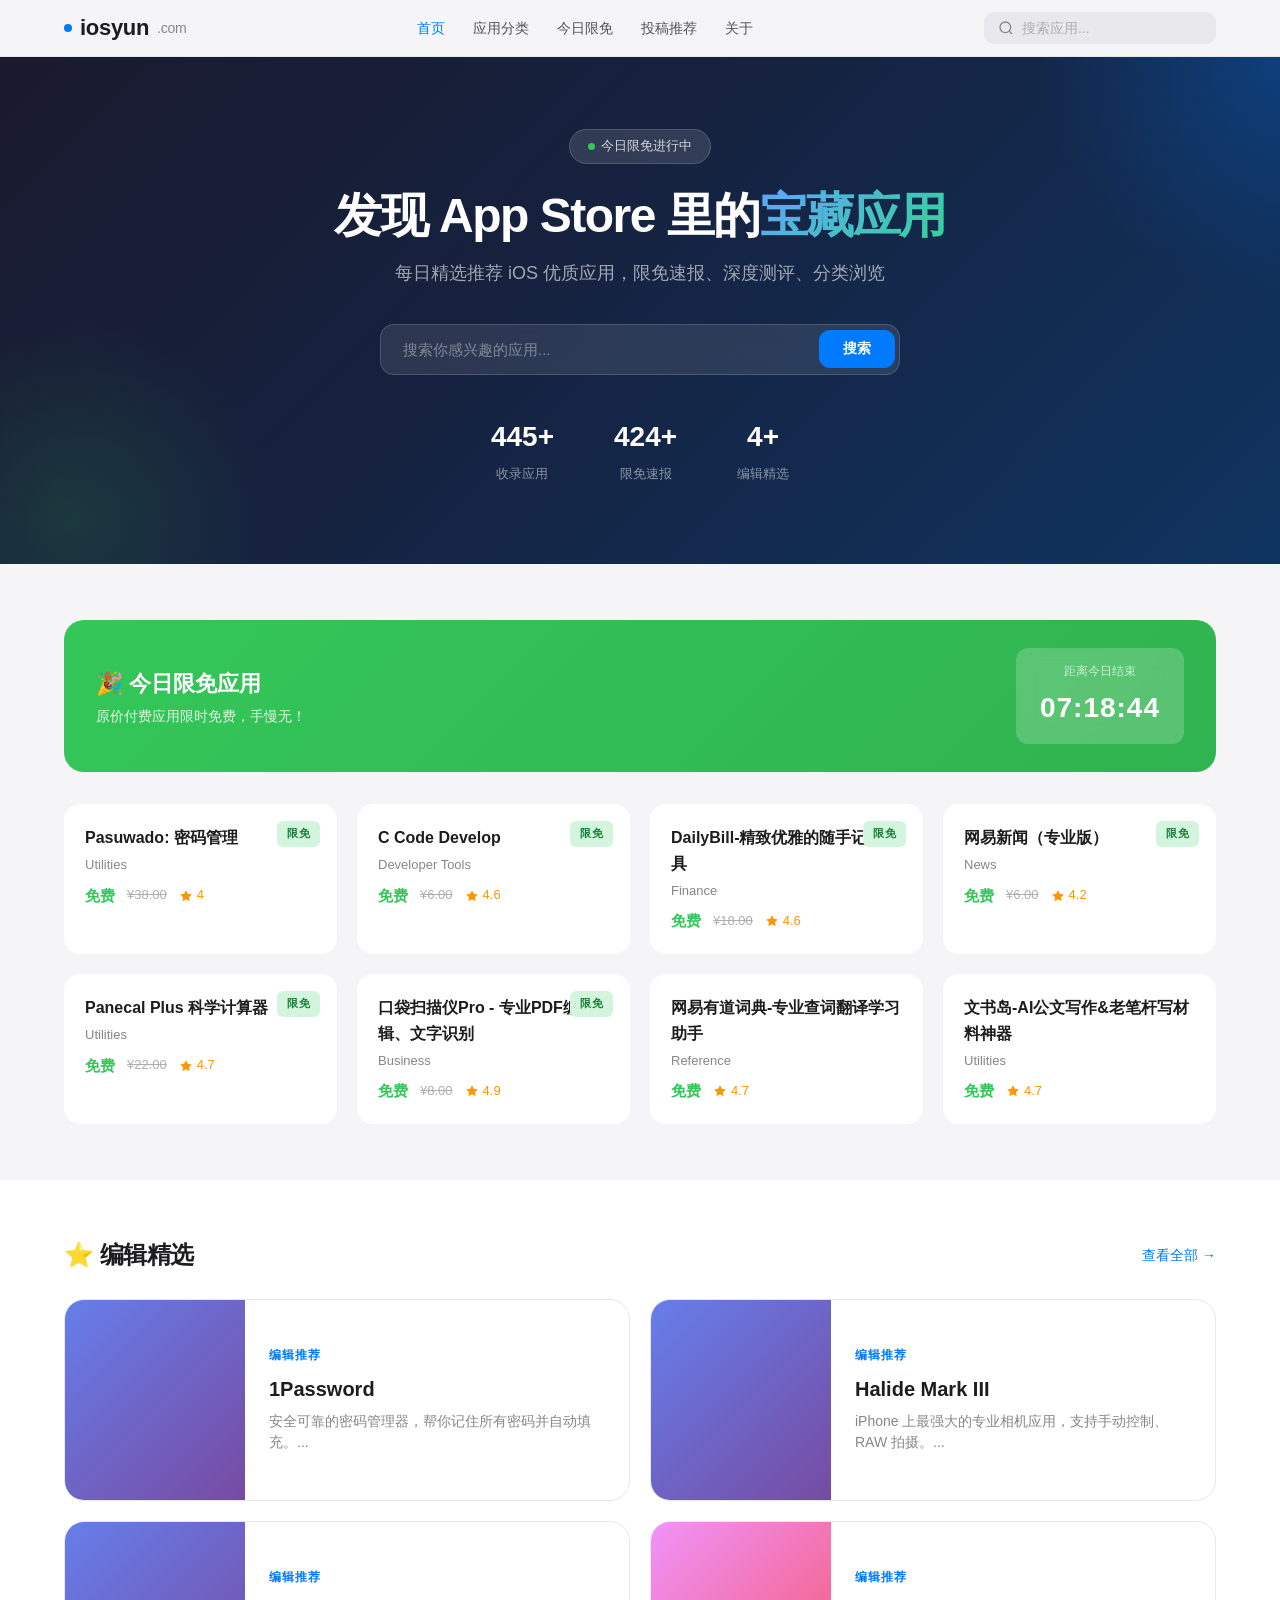
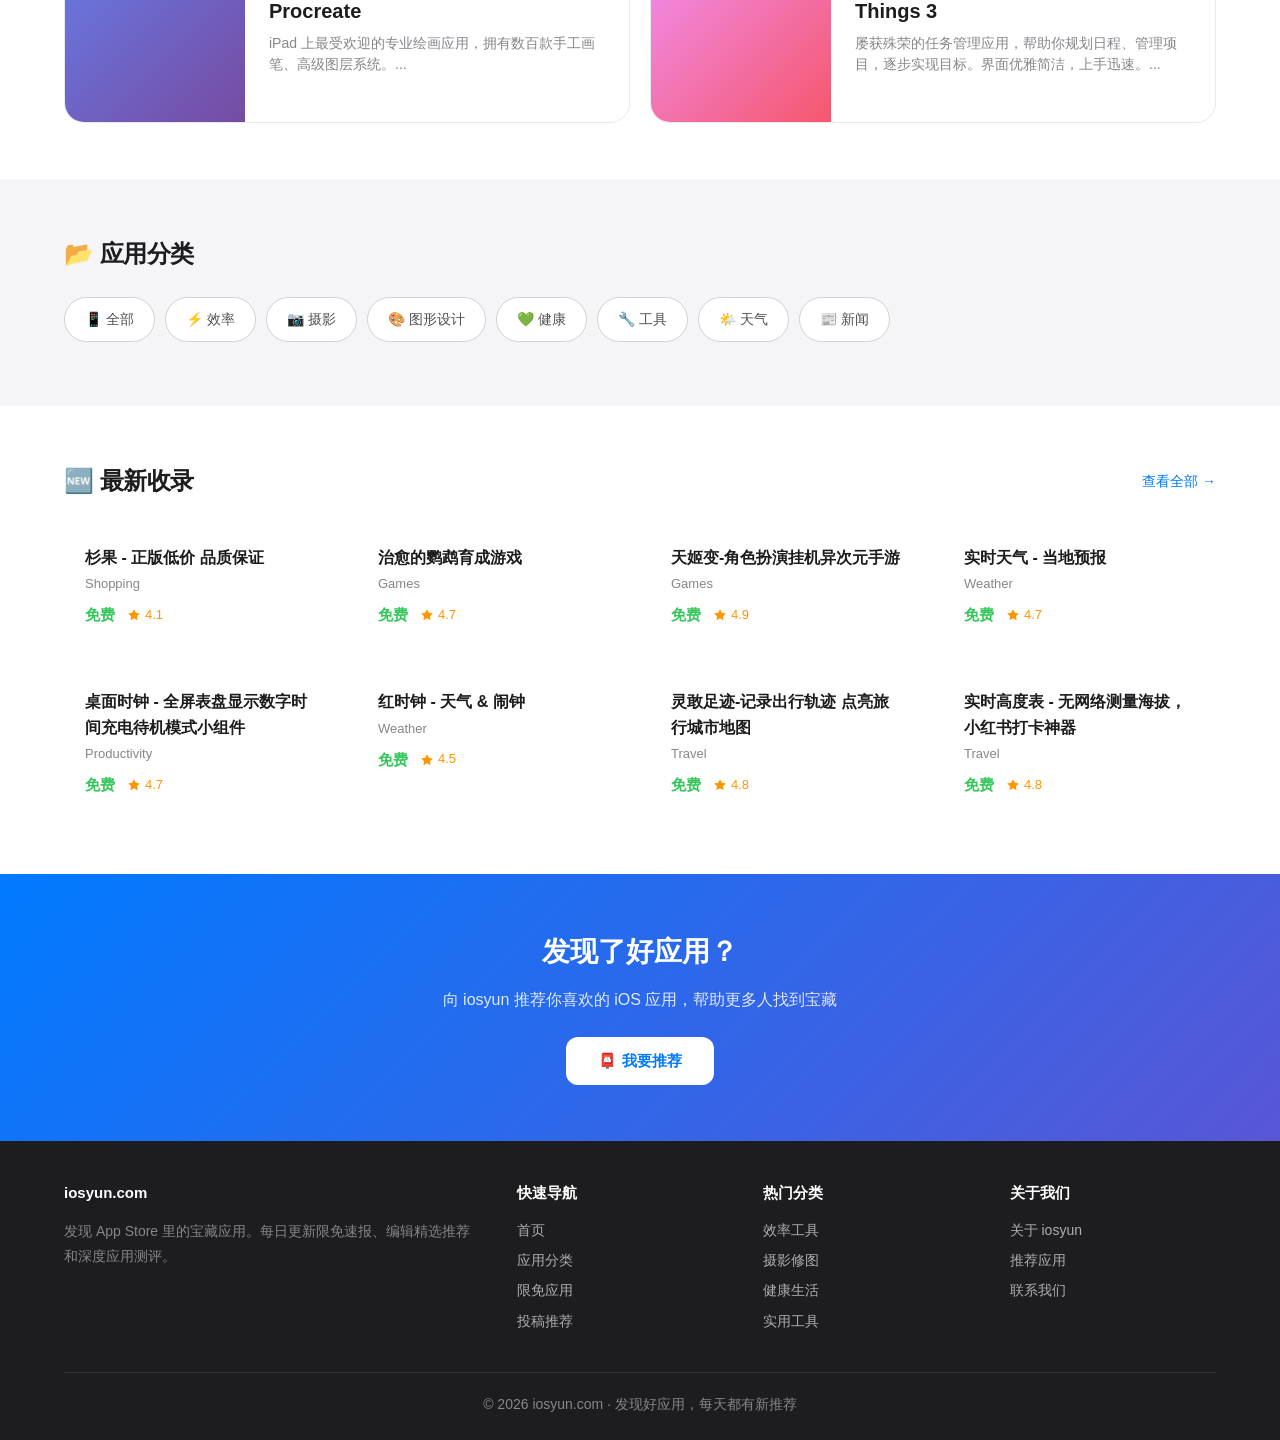
<file: index.html>
<!DOCTYPE html>
<html lang="zh-CN">
<head>
<meta charset="UTF-8">
<meta name="viewport" content="width=device-width, initial-scale=1.0">
<meta http-equiv="Cache-Control" content="no-cache, no-store, must-revalidate">
<meta http-equiv="Pragma" content="no-cache">
<meta http-equiv="Expires" content="0">
<meta name="app-version" content="5">
<script>if(!document.querySelector('meta[name="app-version"]')||document.querySelector('meta[name="app-version"]').content!=='5')location.reload()</script>
<title>iosyun - 发现好应用，每天都有新推荐</title>
<meta name="description" content="iosyun 每日精选推荐 iOS 优质应用，限免速报、深度测评、分类浏览，帮你发现 App Store 里的宝藏应用。">
<meta name="keywords" content="iOS应用推荐,App推荐,限免,App Store,应用测评,iPhone应用,iPad应用">
<meta property="og:title" content="iosyun - 发现好应用，每天都有新推荐">
<meta property="og:description" content="每日精选推荐 iOS 优质应用，限免速报、深度测评、分类浏览，帮你发现 App Store 里的宝藏应用。">
<meta property="og:type" content="website">
<meta property="og:url" content="https://iosyun.com/">
<meta property="og:site_name" content="iosyun">
<meta property="og:locale" content="zh_CN">
<meta name="twitter:card" content="summary_large_image">
<meta name="twitter:title" content="iosyun - 发现好应用，每天都有新推荐">
<meta name="twitter:description" content="每日精选推荐 iOS 优质应用，限免速报、深度测评、分类浏览。">
<link rel="canonical" href="https://iosyun.com/">
<link rel="stylesheet" href="css/style.css?v=4">
<script type="application/ld+json">
{"@context":"https://schema.org","@type":"WebSite","name":"iosyun","url":"https://iosyun.com/","description":"每日精选推荐 iOS 优质应用，限免速报、深度测评、分类浏览。","potentialAction":{"@type":"SearchAction","target":"https://iosyun.com/category.html?search={search_term_string}","query-input":"required name=search_term_string"}}
</script>
</head>
<body>

<nav class="navbar">
  <div class="container">
    <a href="./" class="nav-logo">
      <span class="dot"></span>iosyun<span>.com</span>
    </a>
    <ul class="nav-links">
      <li><a href="./" class="active">首页</a></li>
      <li><a href="category.html">应用分类</a></li>
      <li><a href="category.html?filter=free">今日限免</a></li>
      <li><a href="submit.html">投稿推荐</a></li>
      <li><a href="about.html">关于</a></li>
    </ul>
    <div class="nav-search">
      <svg viewBox="0 0 24 24" fill="none" stroke="currentColor" stroke-width="2"><circle cx="11" cy="11" r="8"/><path d="m21 21-4.35-4.35"/></svg>
      <input type="text" id="navSearch" placeholder="搜索应用...">
    </div>
    <button class="nav-mobile" style="background:none;font-size:24px;cursor:pointer;">☰</button>
  </div>
</nav>

<section class="hero">
  <div class="container">
    <div class="hero-badge"><span class="pulse"></span>今日限免进行中</div>
    <h1>发现 App Store 里的<span>宝藏应用</span></h1>
    <p>每日精选推荐 iOS 优质应用，限免速报、深度测评、分类浏览</p>
    <div class="hero-search">
      <input type="text" id="heroSearch" placeholder="搜索你感兴趣的应用...">
      <button onclick="document.getElementById('heroSearch').dispatchEvent(new KeyboardEvent('keydown',{key:'Enter'}))">搜索</button>
    </div>
    <div class="hero-stats">
      <div class="hero-stat"><div class="num" id="statApps">12,000+</div><div class="label">收录应用</div></div>
      <div class="hero-stat"><div class="num" id="statFree">500+</div><div class="label">限免速报</div></div>
      <div class="hero-stat"><div class="num" id="statFeatured">50+</div><div class="label">编辑精选</div></div>
    </div>
  </div>
</section>

<section class="section">
  <div class="container">
    <div class="free-banner">
      <div class="fb-info">
        <h3>🎉 今日限免应用</h3>
        <p>原价付费应用限时免费，手慢无！</p>
      </div>
      <div class="fb-timer">
        <div style="font-size:12px;opacity:.7;margin-bottom:4px;">距离今日结束</div>
        <div class="time" id="countdown">00:00:00</div>
      </div>
    </div>
    <div class="app-grid" id="freeApps"></div>
  </div>
</section>

<section class="section" style="background:#fff;">
  <div class="container">
    <div class="section-header">
      <h2>⭐ 编辑精选</h2>
      <a href="category.html">查看全部 →</a>
    </div>
    <div class="featured-row" id="featuredApps"></div>
  </div>
</section>

<section class="section">
  <div class="container">
    <div class="section-header"><h2>📂 应用分类</h2></div>
    <div class="categories" id="categoriesList"></div>
  </div>
</section>

<section class="section" style="background:#fff;">
  <div class="container">
    <div class="section-header">
      <h2>🆕 最新收录</h2>
      <a href="category.html">查看全部 →</a>
    </div>
    <div class="app-grid" id="latestApps"></div>
  </div>
</section>

<!-- CTA -->
<section class="section" style="background:linear-gradient(135deg,#007AFF,#5856D6);color:#fff;text-align:center;">
  <div class="container">
    <h2 style="font-size:28px;font-weight:700;margin-bottom:12px;">发现了好应用？</h2>
    <p style="opacity:.85;margin-bottom:24px;">向 iosyun 推荐你喜欢的 iOS 应用，帮助更多人找到宝藏</p>
    <a href="submit.html" style="display:inline-block;background:#fff;color:var(--blue);padding:12px 32px;border-radius:12px;font-size:15px;font-weight:600;">📮 我要推荐</a>
  </div>
</section>

<footer class="footer">
  <div class="container">
    <div class="footer-grid">
      <div>
        <h4>iosyun.com</h4>
        <p style="color:var(--gray-500);line-height:1.8;">发现 App Store 里的宝藏应用。每日更新限免速报、编辑精选推荐和深度应用测评。</p>
      </div>
      <div>
        <h4>快速导航</h4>
        <ul>
          <li><a href="./">首页</a></li>
          <li><a href="category.html">应用分类</a></li>
          <li><a href="category.html?filter=free">限免应用</a></li>
          <li><a href="submit.html">投稿推荐</a></li>
        </ul>
      </div>
      <div>
        <h4>热门分类</h4>
        <ul>
          <li><a href="category.html?cat=效率">效率工具</a></li>
          <li><a href="category.html?cat=摄影">摄影修图</a></li>
          <li><a href="category.html?cat=健康">健康生活</a></li>
          <li><a href="category.html?cat=工具">实用工具</a></li>
        </ul>
      </div>
      <div>
        <h4>关于我们</h4>
        <ul>
          <li><a href="about.html">关于 iosyun</a></li>
          <li><a href="submit.html">推荐应用</a></li>
          <li><a href="about.html#contact">联系我们</a></li>
        </ul>
      </div>
    </div>
    <div class="footer-bottom">&copy; 2026 iosyun.com · 发现好应用，每天都有新推荐</div>
  </div>
</footer>

<button id="backToTop" class="back-to-top">
  <svg viewBox="0 0 24 24" fill="none" stroke="currentColor" stroke-width="2"><path d="m18 15-6-6-6 6"/></svg>
</button>

<script src="js/data.js?v=7"></script>
<script src="js/main.js?v=7"></script>
<script>
document.addEventListener('DOMContentLoaded', () => {
  const apps = loadApps();
  document.getElementById('statApps').textContent = apps.length.toLocaleString() + '+';
  document.getElementById('statFree').textContent = apps.filter(a => a.isFree || a.price === '免费').length.toLocaleString() + '+';
  document.getElementById('statFeatured').textContent = apps.filter(a => a.featured).length.toLocaleString() + '+';

  // 真正限免优先，不够8个用其他免费应用补齐
  const realFree = apps.filter(a => a.isFree && a.originalPrice);
  const otherFree = apps.filter(a => a.isFree && !a.originalPrice);
  const shuffle = arr => { const a = [...arr]; for (let i = a.length - 1; i > 0; i--) { const j = Math.floor(Math.random() * (i + 1)); [a[i], a[j]] = [a[j], a[i]]; } return a; };
  const freeApps = [...shuffle(realFree), ...shuffle(otherFree)].slice(0, 8);
  const freeTitle = realFree.length > 0 ? '🎉 今日限免应用' : '🎁 免费好应用';
  document.querySelector('.fb-info h3').textContent = freeTitle;
  document.getElementById('freeApps').innerHTML = freeApps.length
    ? freeApps.map(createAppCard).join('')
    : '<p style="text-align:center;color:var(--gray-500);grid-column:1/-1;padding:40px;">暂无今日限免应用，明天再来看看~</p>';

  const featured = [...apps].filter(a => a.featured).sort((a,b) => b.id - a.id).slice(0, 4);
  document.getElementById('featuredApps').innerHTML = featured.map(createFeaturedCard).join('');

  document.getElementById('categoriesList').innerHTML = categories.map(c =>
    `<a href="category.html?cat=${c.key}" class="cat-chip"><span class="emoji">${c.emoji}</span>${c.name}</a>`
  ).join('');

  const latest = [...apps].sort((a,b) => b.id - a.id).slice(0, 8);
  document.getElementById('latestApps').innerHTML = latest.map(createAppCard).join('');

  startCountdown();
});
</script>
</body>
</html>
 
<!-- build -->
</file>
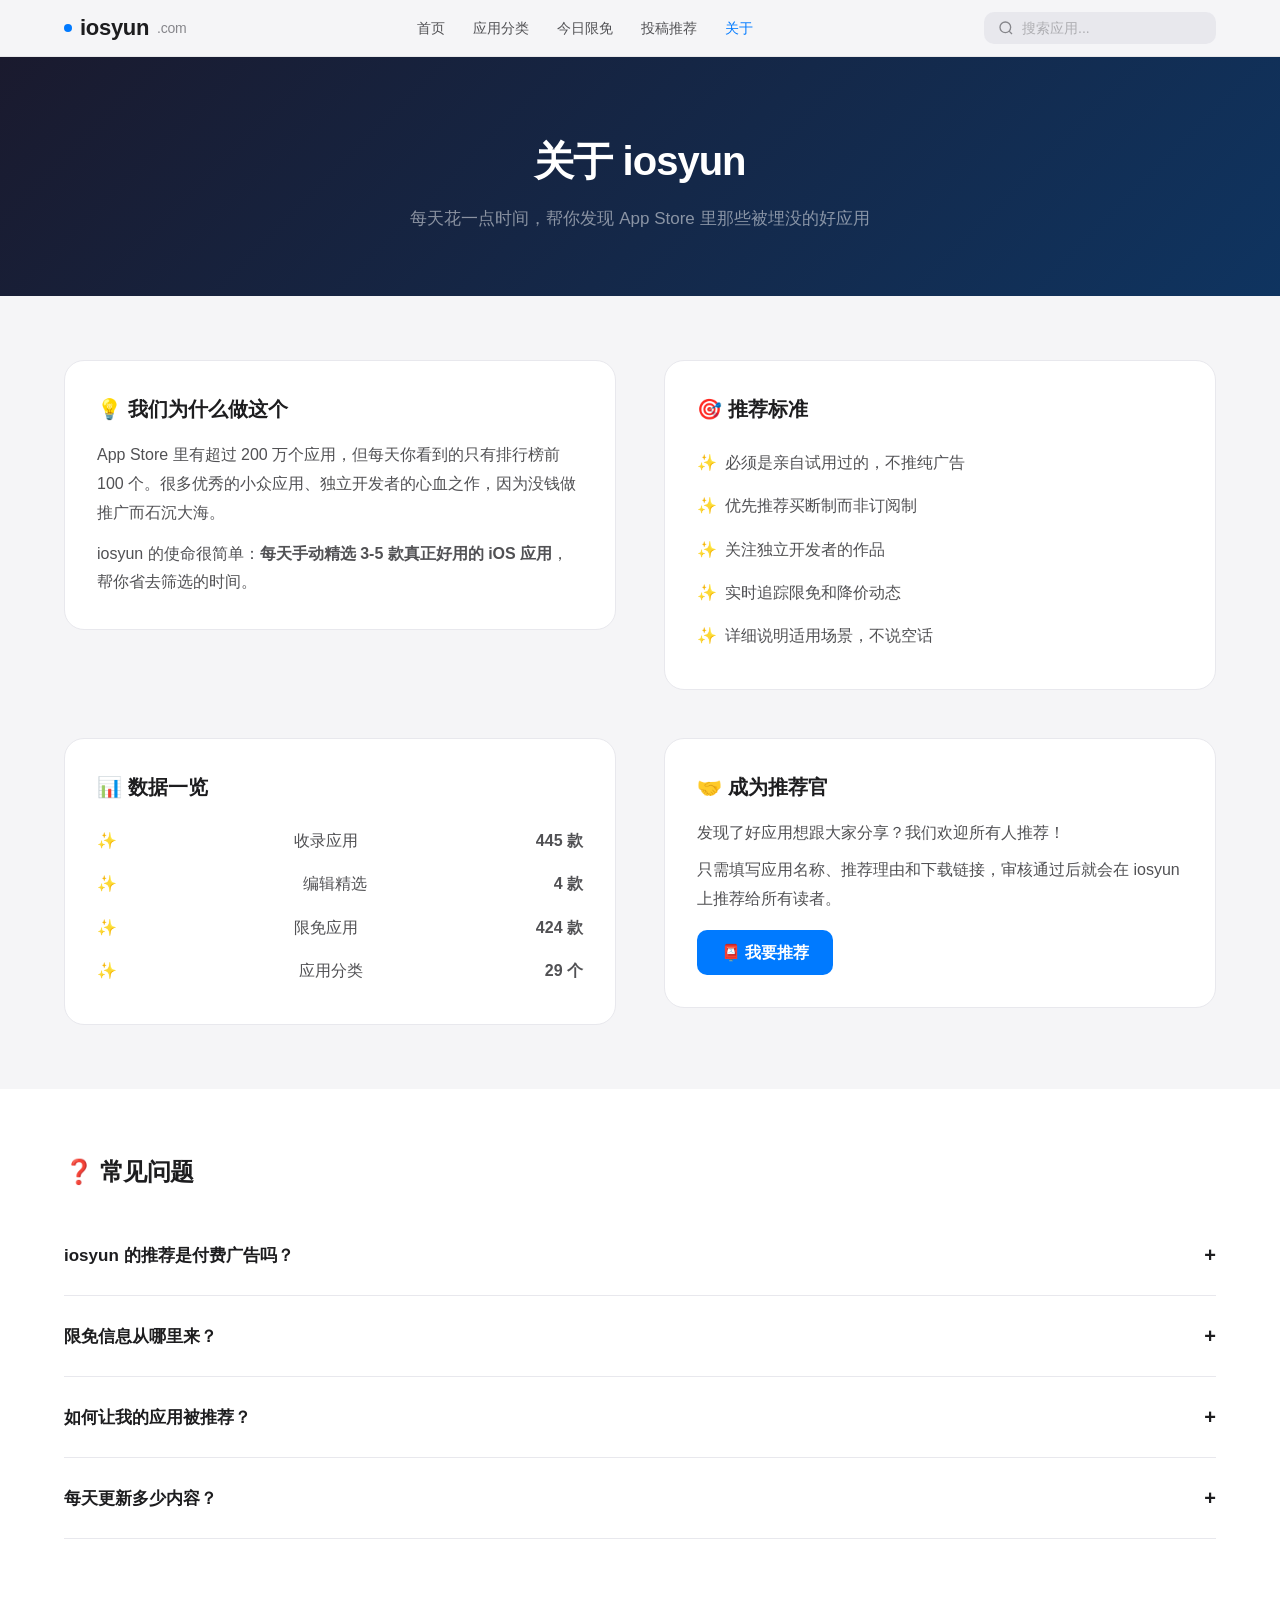
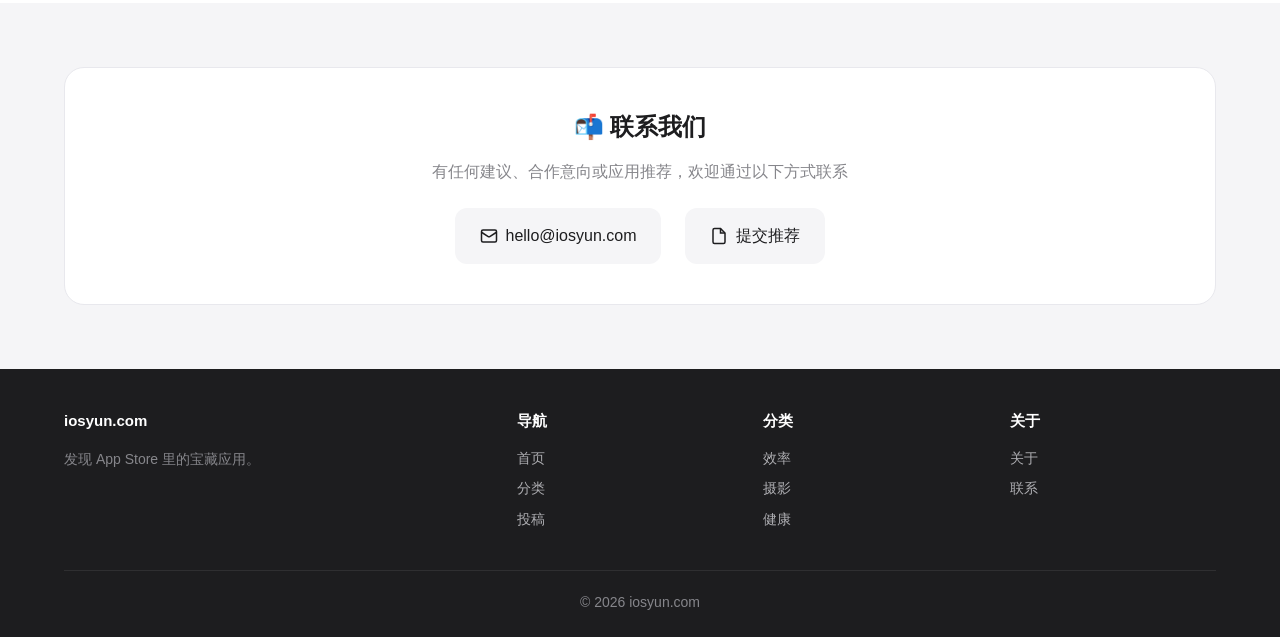
<file: about.html>
<!DOCTYPE html>
<html lang="zh-CN">
<head>
<meta charset="UTF-8">
<meta name="viewport" content="width=device-width, initial-scale=1.0">
<meta http-equiv="Cache-Control" content="no-cache, no-store, must-revalidate">
<meta http-equiv="Pragma" content="no-cache">
<meta http-equiv="Expires" content="0">
<title>关于我们 | iosyun</title>
<meta name="description" content="了解 iosyun - 你的 iOS 应用发现平台">
<meta name="keywords" content="关于iosyun,iOS应用推荐平台,应用发现,iOSyun团队">
<meta property="og:title" content="关于我们 | iosyun">
<meta property="og:description" content="了解 iosyun - 你的 iOS 应用发现平台">
<meta property="og:type" content="website">
<meta property="og:url" content="https://iosyun.com/about.html">
<meta property="og:site_name" content="iosyun">
<meta property="og:locale" content="zh_CN">
<meta name="twitter:card" content="summary">
<meta name="twitter:title" content="关于我们 | iosyun">
<meta name="twitter:description" content="了解 iosyun - 你的 iOS 应用发现平台">
<link rel="canonical" href="https://iosyun.com/about.html">
<link rel="stylesheet" href="css/style.css?v=4">
<script type="application/ld+json">
{"@context":"https://schema.org","@type":"Organization","name":"iosyun","url":"https://iosyun.com/","description":"iOS 应用发现平台，每日精选推荐优质应用。","foundingDate":"2026"}
</script>
<style>
.about-hero { background:linear-gradient(135deg,#1a1a2e,#0f3460); color:#fff; padding:72px 0 64px; text-align:center; }
.about-hero h1 { font-size:40px; font-weight:800; letter-spacing:-1px; margin-bottom:12px; }
.about-hero p { color:rgba(255,255,255,.5); font-size:17px; max-width:560px; margin:0 auto; }
.about-content { padding:64px 0; }
.about-grid { display:grid; grid-template-columns:1fr 1fr; gap:48px; align-items:start; }
.about-card { background:#fff; border-radius:var(--radius-lg); padding:32px; border:1px solid var(--gray-100); }
.about-card h3 { font-size:20px; font-weight:700; margin-bottom:16px; display:flex; align-items:center; gap:10px; }
.about-card p { color:var(--gray-700); line-height:1.8; }
.about-card ul { list-style:none; padding:0; }
.about-card li { padding:8px 0; color:var(--gray-700); line-height:1.7; display:flex; align-items:flex-start; gap:8px; }
.about-card li::before { content:'✨'; flex-shrink:0; }
.faq-section { background:#fff; padding:64px 0; }
.faq-item { border-bottom:1px solid var(--gray-100); padding:24px 0; cursor:pointer; }
.faq-item h4 { font-size:17px; font-weight:600; display:flex; justify-content:space-between; align-items:center; }
.faq-item h4 .icon { font-size:20px; transition:transform .3s; }
.faq-item.open h4 .icon { transform:rotate(45deg); }
.faq-item .answer { max-height:0; overflow:hidden; transition:max-height .3s,padding .3s; }
.faq-item.open .answer { max-height:300px; padding-top:12px; }
.faq-item .answer p { color:var(--gray-700); line-height:1.8; }
#contact { scroll-margin-top:80px; }
.contact-section { padding:64px 0; }
.contact-card { background:#fff; border-radius:var(--radius-lg); padding:40px; text-align:center; border:1px solid var(--gray-100); }
.contact-card h3 { font-size:24px; font-weight:700; margin-bottom:12px; }
.contact-card p { color:var(--gray-500); margin-bottom:24px; }
.contact-links { display:flex; justify-content:center; gap:24px; flex-wrap:wrap; }
.contact-link { display:flex; align-items:center; gap:8px; background:var(--gray-50); padding:14px 24px; border-radius:12px; font-weight:500; transition:all var(--transition); border:1px solid transparent; }
.contact-link:hover { background:#fff; border-color:var(--blue); color:var(--blue); }
@media (max-width:768px) { .about-grid { grid-template-columns:1fr; } }
</style>
</head>
<body>

<nav class="navbar">
  <div class="container">
    <a href="./" class="nav-logo"><span class="dot"></span>iosyun<span>.com</span></a>
    <ul class="nav-links">
      <li><a href="./">首页</a></li>
      <li><a href="category.html">应用分类</a></li>
      <li><a href="category.html?filter=free">今日限免</a></li>
      <li><a href="submit.html">投稿推荐</a></li>
      <li><a href="about.html" class="active">关于</a></li>
    </ul>
    <div class="nav-search">
      <svg viewBox="0 0 24 24" fill="none" stroke="currentColor" stroke-width="2"><circle cx="11" cy="11" r="8"/><path d="m21 21-4.35-4.35"/></svg>
      <input type="text" id="navSearch" placeholder="搜索应用...">
    </div>
    <button class="nav-mobile" style="background:none;font-size:24px;cursor:pointer;">☰</button>
  </div>
</nav>

<section class="about-hero">
  <div class="container">
    <h1>关于 iosyun</h1>
    <p>每天花一点时间，帮你发现 App Store 里那些被埋没的好应用</p>
  </div>
</section>

<section class="about-content">
  <div class="container">
    <div class="about-grid">
      <div class="about-card">
        <h3>💡 我们为什么做这个</h3>
        <p>App Store 里有超过 200 万个应用，但每天你看到的只有排行榜前 100 个。很多优秀的小众应用、独立开发者的心血之作，因为没钱做推广而石沉大海。</p>
        <p style="margin-top:12px;">iosyun 的使命很简单：<strong>每天手动精选 3-5 款真正好用的 iOS 应用</strong>，帮你省去筛选的时间。</p>
      </div>
      <div class="about-card">
        <h3>🎯 推荐标准</h3>
        <ul>
          <li>必须是亲自试用过的，不推纯广告</li>
          <li>优先推荐买断制而非订阅制</li>
          <li>关注独立开发者的作品</li>
          <li>实时追踪限免和降价动态</li>
          <li>详细说明适用场景，不说空话</li>
        </ul>
      </div>
      <div class="about-card">
        <h3>📊 数据一览</h3>
        <ul id="aboutStats" style="list-style:none;">
          <li style="display:flex;justify-content:space-between;"><span>收录应用</span><strong id="asApps">-</strong></li>
          <li style="display:flex;justify-content:space-between;"><span>编辑精选</span><strong id="asFeatured">-</strong></li>
          <li style="display:flex;justify-content:space-between;"><span>限免应用</span><strong id="asFree">-</strong></li>
          <li style="display:flex;justify-content:space-between;"><span>应用分类</span><strong id="asCats">-</strong></li>
        </ul>
      </div>
      <div class="about-card">
        <h3>🤝 成为推荐官</h3>
        <p>发现了好应用想跟大家分享？我们欢迎所有人推荐！</p>
        <p style="margin-top:8px;">只需填写应用名称、推荐理由和下载链接，审核通过后就会在 iosyun 上推荐给所有读者。</p>
        <a href="submit.html" style="display:inline-block;margin-top:16px;background:var(--blue);color:#fff;padding:10px 24px;border-radius:10px;font-weight:600;">📮 我要推荐</a>
      </div>
    </div>
  </div>
</section>

<section class="faq-section">
  <div class="container">
    <div class="section-header"><h2>❓ 常见问题</h2></div>
    <div class="faq-item" onclick="this.classList.toggle('open')">
      <h4>iosyun 的推荐是付费广告吗？<span class="icon">+</span></h4>
      <div class="answer"><p>不是。所有推荐都基于编辑真实体验和筛选。如果哪天接了付费推广，我们会明确标注"广告"。目前我们主要通过 App Store 联盟佣金获得收入。</p></div>
    </div>
    <div class="faq-item" onclick="this.classList.toggle('open')">
      <h4>限免信息从哪里来？<span class="icon">+</span></h4>
      <div class="answer"><p>我们每日监控多个数据源，包括 App Store 价格变动、开发者公告、以及社区的限免分享。确认限免真实有效后才会推荐。</p></div>
    </div>
    <div class="faq-item" onclick="this.classList.toggle('open')">
      <h4>如何让我的应用被推荐？<span class="icon">+</span></h4>
      <div class="answer"><p>请通过 <a href="submit.html" style="color:var(--blue);">投稿推荐</a> 页面提交你的应用。或者直接联系我们。推荐基于应用质量，不收取费用。</p></div>
    </div>
    <div class="faq-item" onclick="this.classList.toggle('open')">
      <h4>每天更新多少内容？<span class="icon">+</span></h4>
      <div class="answer"><p>每日更新 3-5 款应用推荐，限免信息实时追踪。我们坚持"少而精"的原则，不做信息轰炸。</p></div>
    </div>
  </div>
</section>

<section class="contact-section" id="contact">
  <div class="container">
    <div class="contact-card">
      <h3>📬 联系我们</h3>
      <p>有任何建议、合作意向或应用推荐，欢迎通过以下方式联系</p>
      <div class="contact-links">
        <a href="mailto:hello@iosyun.com" class="contact-link">
          <svg width="18" height="18" viewBox="0 0 24 24" fill="none" stroke="currentColor" stroke-width="2"><rect x="2" y="4" width="20" height="16" rx="2"/><path d="m22 7-8.97 5.7a1.94 1.94 0 0 1-2.06 0L2 7"/></svg>
          hello@iosyun.com
        </a>
        <a href="submit.html" class="contact-link">
          <svg width="18" height="18" viewBox="0 0 24 24" fill="none" stroke="currentColor" stroke-width="2"><path d="M14 2H6a2 2 0 0 0-2 2v16a2 2 0 0 0 2 2h12a2 2 0 0 0 2-2V8z"/><polyline points="14 2 14 8 20 8"/></svg>
          提交推荐
        </a>
      </div>
    </div>
  </div>
</section>

<footer class="footer">
  <div class="container">
    <div class="footer-grid">
      <div><h4>iosyun.com</h4><p style="color:var(--gray-500);line-height:1.8;">发现 App Store 里的宝藏应用。</p></div>
      <div><h4>导航</h4><ul><li><a href="./">首页</a></li><li><a href="category.html">分类</a></li><li><a href="submit.html">投稿</a></li></ul></div>
      <div><h4>分类</h4><ul><li><a href="category.html?cat=效率">效率</a></li><li><a href="category.html?cat=摄影">摄影</a></li><li><a href="category.html?cat=健康">健康</a></li></ul></div>
      <div><h4>关于</h4><ul><li><a href="about.html">关于</a></li><li><a href="about.html#contact">联系</a></li></ul></div>
    </div>
    <div class="footer-bottom">&copy; 2026 iosyun.com</div>
  </div>
</footer>

<script src="js/data.js?v=4"></script>
<script src="js/main.js?v=4"></script>
<script>
document.addEventListener('DOMContentLoaded', () => {
  const apps = loadApps();
  const cats = [...new Set(apps.map(a => a.category))];
  document.getElementById('asApps').textContent = apps.length + ' 款';
  document.getElementById('asFeatured').textContent = apps.filter(a => a.featured).length + ' 款';
  document.getElementById('asFree').textContent = apps.filter(a => a.isFree || a.price === '免费').length + ' 款';
  document.getElementById('asCats').textContent = cats.length + ' 个';
});
</script>
</body>
</html>
</file>
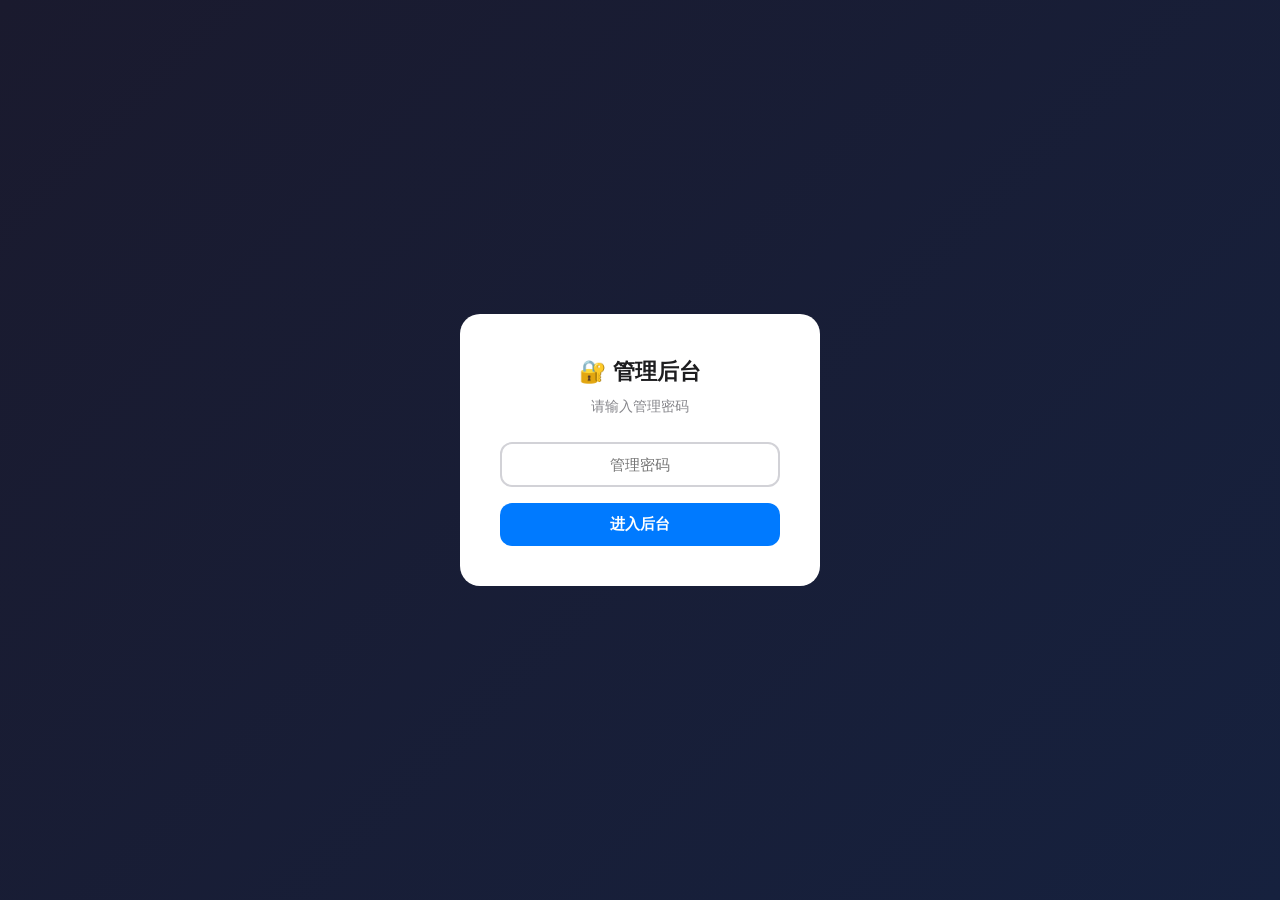
<file: admin.html>
<!DOCTYPE html>
<html lang="zh-CN">
<head>
<meta charset="UTF-8">
<meta name="viewport" content="width=device-width, initial-scale=1.0">
<meta http-equiv="Cache-Control" content="no-cache, no-store, must-revalidate">
<meta http-equiv="Pragma" content="no-cache">
<meta http-equiv="Expires" content="0">
<title>管理后台 | iosyun</title>
<meta name="robots" content="noindex, nofollow">
<link rel="stylesheet" href="css/style.css?v=4">
<style>
:root { --sidebar-w: 240px; }
.admin-body { background:#f0f2f5; min-height:100vh; display:flex; }
.sidebar {
  width:var(--sidebar-w); background:linear-gradient(180deg,#1a1a2e,#16213e); color:#fff;
  padding:24px 0; position:fixed; top:0; left:0; bottom:0; z-index:200; overflow-y:auto;
}
.sidebar .logo { padding:0 24px 28px; font-size:20px; font-weight:700; display:flex; align-items:center;gap:8px; border-bottom:1px solid rgba(255,255,255,.08);margin-bottom:20px; }
.sidebar .logo .dot { width:8px;height:8px;background:var(--blue);border-radius:50%; }
.sidebar-menu { list-style:none; }
.sidebar-menu li { padding:0 16px; margin-bottom:4px; }
.sidebar-menu a {
  display:flex; align-items:center; gap:10px; padding:10px 12px; border-radius:10px;
  font-size:14px; color:rgba(255,255,255,.6); transition:all .2s;
}
.sidebar-menu a:hover, .sidebar-menu a.active { background:rgba(255,255,255,.08); color:#fff; }
.sidebar-menu .icon { font-size:18px;width:22px;text-align:center; }
.main-content { margin-left:var(--sidebar-w); flex:1; padding:32px; min-height:100vh; }
.page-title { font-size:26px; font-weight:800; margin-bottom:4px; }
.page-sub { font-size:14px; color:var(--gray-500); margin-bottom:28px; }
.stats-row { display:grid; grid-template-columns:repeat(4,1fr); gap:16px; margin-bottom:32px; }
.stat-card {
  background:#fff; border-radius:var(--radius); padding:20px 24px;
  border:1px solid var(--gray-100); display:flex; align-items:center; justify-content:space-between;
}
.stat-card .stat-icon { width:44px;height:44px;border-radius:12px;display:flex;align-items:center;justify-content:center;font-size:20px; }
.stat-card .stat-label { font-size:13px;color:var(--gray-500);margin-bottom:2px; }
.stat-card .stat-value { font-size:24px;font-weight:800; }
.bg-blue { background:#e8f2ff;color:var(--blue); }
.bg-green { background:#e6f9ed;color:var(--green); }
.bg-orange { background:#fff3e6;color:var(--orange); }
.bg-purple { background:#f3e8ff;color:#7c3aed; }

.toolbar {
  display:flex; align-items:center; justify-content:space-between; flex-wrap:wrap;
  gap:12px; margin-bottom:20px;
}
.toolbar-left { display:flex; gap:10px; align-items:center; flex-wrap:wrap; }
.toolbar input, .toolbar select {
  padding:9px 14px; border:1px solid var(--gray-200); border-radius:10px;
  font-size:14px; color:var(--gray-900); background:#fff;
}
.toolbar input:focus, .toolbar select:focus { outline:none; border-color:var(--blue); }
.toolbar input { width:220px; }

.btn { display:inline-flex; align-items:center; gap:6px; padding:9px 18px; border-radius:10px; font-size:14px; font-weight:600; cursor:pointer; transition:all .2s; border:none; }
.btn-primary { background:var(--blue); color:#fff; }
.btn-primary:hover { background:var(--blue-dark); }
.btn-outline { background:#fff; border:1px solid var(--gray-200); color:var(--gray-700); }
.btn-outline:hover { border-color:var(--blue); color:var(--blue); }
.btn-danger { background:var(--red); color:#fff; }
.btn-danger:hover { opacity:.85; }
.btn-sm { padding:5px 10px; font-size:12px; border-radius:6px; }
.btn-green { background:var(--green); color:#fff; }

.data-table { width:100%; border-collapse:collapse; background:#fff; border-radius:var(--radius); overflow:hidden; border:1px solid var(--gray-100); }
.data-table th, .data-table td { padding:12px 16px; text-align:left; font-size:14px; border-bottom:1px solid var(--gray-100); }
.data-table th { background:var(--gray-50); font-weight:600; color:var(--gray-700); font-size:13px; text-transform:uppercase; letter-spacing:.5px; }
.data-table tr:last-child td { border-bottom:none; }
.data-table tr:hover td { background:#fafbff; }
.data-table .actions { display:flex; gap:6px; }
.badge-sm { display:inline-block; padding:2px 8px; border-radius:4px; font-size:11px; font-weight:600; }
.badge-sm.blue { background:#e8f2ff; color:var(--blue); }
.badge-sm.green { background:#e6f9ed; color:var(--green); }
.badge-sm.orange { background:#fff3e6; color:var(--orange); }

/* Modal */
.modal-overlay {
  position:fixed; top:0; left:0; right:0; bottom:0; background:rgba(0,0,0,.5);
  z-index:1000; display:flex; align-items:center; justify-content:center;
  animation:fadeIn .2s;
}
@keyframes fadeIn { from{opacity:0} to{opacity:1} }
.modal {
  background:#fff; border-radius:var(--radius-lg); padding:32px; max-width:640px; width:90%;
  max-height:85vh; overflow-y:auto; box-shadow:0 20px 60px rgba(0,0,0,.2);
}
.modal h3 { font-size:22px; font-weight:700; margin-bottom:24px; }
.modal .form-row { display:grid; grid-template-columns:1fr 1fr; gap:16px; margin-bottom:16px; }
.modal .form-group { margin-bottom:16px; }
.modal .form-group label { display:block; font-size:13px; font-weight:600; color:var(--gray-700); margin-bottom:6px; }
.modal .form-group input, .modal .form-group textarea, .modal .form-group select {
  width:100%; padding:10px 14px; border:1px solid var(--gray-200); border-radius:8px;
  font-size:14px; font-family:inherit; background:var(--gray-50);
}
.modal .form-group input:focus, .modal .form-group textarea:focus, .modal .form-group select:focus {
  outline:none; border-color:var(--blue); background:#fff;
}
.modal .form-group textarea { min-height:80px; resize:vertical; }
.modal .form-group .checkbox-row { display:flex; gap:20px; align-items:center; }
.modal .btn-row { display:flex; gap:10px; justify-content:flex-end; margin-top:24px; }

.empty-state { text-align:center; padding:60px; color:var(--gray-500); }
.empty-state .icon { font-size:48px; margin-bottom:16px; }

/* Submissions */
.submission-card {
  background:#fff; border-radius:var(--radius); padding:20px 24px; border:1px solid var(--gray-100); margin-bottom:12px;
}
.submission-card .sub-header { display:flex; justify-content:space-between; margin-bottom:8px; }
.submission-card .sub-name { font-size:16px; font-weight:700; }
.submission-card .sub-meta { font-size:12px; color:var(--gray-500); }
.submission-card .sub-reason { font-size:14px; color:var(--gray-700); line-height:1.7; margin:12px 0; }
.submission-card .sub-actions { display:flex; gap:8px; }

@media (max-width:900px) {
  .sidebar { display:none; }
  .main-content { margin-left:0; }
  .stats-row { grid-template-columns:repeat(2,1fr); }
  .modal .form-row { grid-template-columns:1fr; }
}

.section { display:none; }
.section.active { display:block; }

.password-gate {
  display:flex; align-items:center; justify-content:center;
  min-height:100vh; background:linear-gradient(135deg,#1a1a2e,#16213e);
}
.password-gate .gate-card {
  background:#fff; border-radius:var(--radius-lg); padding:40px; width:360px; text-align:center;
}
.password-gate .gate-card h2 { font-size:22px; margin-bottom:6px; }
.password-gate .gate-card p { color:var(--gray-500); font-size:14px; margin-bottom:24px; }
.password-gate .gate-card input {
  width:100%; padding:12px 16px; border:2px solid var(--gray-200); border-radius:12px;
  font-size:15px; text-align:center; margin-bottom:16px;
}
.password-gate .gate-card input:focus { outline:none; border-color:var(--blue); }
.password-gate .gate-card button {
  width:100%; padding:12px; background:var(--blue); color:#fff; border:none; border-radius:12px;
  font-size:15px; font-weight:600; cursor:pointer;
}
.password-gate .error { color:var(--red); font-size:13px; margin-top:8px; display:none; }
</style>
</head>
<body id="adminBody">

<!-- Password Gate -->
<div id="gate" class="password-gate">
  <div class="gate-card">
    <h2>🔐 管理后台</h2>
    <p>请输入管理密码</p>
    <input type="password" id="gatePass" placeholder="管理密码" onkeydown="if(event.key==='Enter')checkPass()">
    <button onclick="checkPass()">进入后台</button>
    <p class="error" id="gateError">密码错误</p>
  </div>
</div>

<!-- Admin Layout (hidden by default) -->
<div id="admin" style="display:none;">
<div class="sidebar">
  <div class="logo"><span class="dot"></span>iosyun 后台</div>
  <ul class="sidebar-menu">
    <li><a href="#" class="active" data-section="dashboard"><span class="icon">📊</span>仪表盘</a></li>
    <li><a href="#" data-section="apps"><span class="icon">📱</span>应用管理</a></li>
    <li><a href="#" data-section="submissions"><span class="icon">📮</span>投稿审核</a></li>
    <li><a href="#" data-section="export"><span class="icon">📤</span>数据导出</a></li>
  </ul>
</div>

<div class="main-content">
  <!-- Dashboard -->
  <div class="section active" id="section-dashboard">
    <h1 class="page-title">📊 仪表盘</h1>
    <p class="page-sub">站点数据概览</p>
    <div class="stats-row" id="adminStats"></div>
    <div style="background:#fff;border-radius:var(--radius);padding:24px;border:1px solid var(--gray-100);margin-top:24px;">
      <h3 style="font-size:16px;font-weight:700;margin-bottom:16px;">快捷操作</h3>
      <div style="display:flex;gap:12px;flex-wrap:wrap;">
        <button class="btn btn-primary" onclick="switchSection('apps');document.getElementById('addBtn').click();">➕ 添加应用</button>
        <button class="btn btn-outline" onclick="switchSection('submissions');">📮 查看投稿</button>
        <button class="btn btn-outline" id="refreshAllBtn" onclick="refreshAllApps()">🔄 刷新全部数据</button>
        <span id="refreshStatus" style="font-size:13px;color:var(--gray-500);"></span>
        <button class="btn btn-outline" onclick="switchSection('export');">📤 导出数据</button>
        <button class="btn btn-danger" onclick="logout()" style="margin-left:auto;">退出登录</button>
      </div>
    </div>
  </div>

  <!-- Apps Management -->
  <div class="section" id="section-apps">
    <h1 class="page-title">📱 应用管理</h1>
    <p class="page-sub" id="appCount">共 - 款应用</p>
    <div class="toolbar">
      <div class="toolbar-left">
        <input type="text" id="appSearch" placeholder="搜索应用名称..." oninput="renderAppTable()">
        <select id="appCatFilter" onchange="renderAppTable()">
          <option value="all">全部分类</option>
        </select>
        <select id="appStatusFilter" onchange="renderAppTable()">
          <option value="all">全部状态</option>
          <option value="free">限免 / 免费</option>
          <option value="paid">付费</option>
          <option value="featured">精选</option>
        </select>
      </div>
      <button class="btn btn-primary" onclick="openAppModal()">➕ 添加应用</button>
    </div>
    <div style="overflow-x:auto;">
      <table class="data-table">
        <thead>
          <tr>
            <th>ID</th><th>名称</th><th>分类</th><th>价格</th><th>评分</th><th>状态</th><th>操作</th>
          </tr>
        </thead>
        <tbody id="appTableBody"></tbody>
      </table>
    </div>
    <div class="empty-state" id="appEmpty" style="display:none;">
      <div class="icon">📭</div>
      <p>没有匹配的应用</p>
    </div>
  </div>

  <!-- Submissions -->
  <div class="section" id="section-submissions">
    <h1 class="page-title">📮 投稿审核</h1>
    <p class="page-sub">用户推荐的应用，审核后可添加到应用库</p>
    <div id="submissionsList"></div>
  </div>

  <!-- Export -->
  <div class="section" id="section-export">
    <h1 class="page-title">📤 数据导出</h1>
    <p class="page-sub">导出数据用于部署更新</p>
    <div style="background:#fff;border-radius:var(--radius);padding:24px;border:1px solid var(--gray-100);max-width:680px;">
      <h3 style="font-size:16px;font-weight:700;margin-bottom:12px;">导出 data.js</h3>
      <p style="color:var(--gray-500);margin-bottom:16px;">当前有 <strong id="exportCount">-</strong> 款应用。导出后替换 js/data.js?v=4 文件并重新部署即可。</p>
      <button class="btn btn-primary" onclick="downloadDataJS()">📥 下载 data.js</button>
      <button class="btn btn-outline" onclick="copyDataJS()">📋 复制到剪贴板</button>
      <hr style="margin:24px 0;border-color:var(--gray-100);">
      <h3 style="font-size:16px;font-weight:700;margin-bottom:12px;">导入数据</h3>
      <p style="color:var(--gray-500);margin-bottom:12px;">上传 data.js 文件批量导入应用（会合并到现有数据）</p>
      <input type="file" id="importFile" accept=".js" style="margin-bottom:8px;">
      <button class="btn btn-outline" onclick="importDataJS()">📥 导入</button>
      <div id="importMsg" style="margin-top:8px;font-size:13px;"></div>
      <hr style="margin:24px 0;border-color:var(--gray-100);">
      <button class="btn btn-danger" onclick="if(confirm('确定要重置所有数据为默认值？此操作不可撤销！')){resetApps();renderAll();showToast('数据已重置');}">🔄 重置为默认数据</button>
    </div>
  </div>
</div>
</div><!-- /#admin -->

<!-- App Edit Modal -->
<div id="appModal" class="modal-overlay" style="display:none;" onclick="if(event.target===this)closeAppModal()">
  <div class="modal">
    <h3 id="modalTitle">添加应用</h3>
    <form id="appForm" onsubmit="saveApp(event)">
      <input type="hidden" id="editId">
      <input type="hidden" id="editIcon">
      <input type="hidden" id="editScreenshotsData">

      <!-- App Store ID Fetcher -->
      <div class="as-fetch-row">
        <div class="form-group" style="flex:1;margin-bottom:0;">
          <label>App Store ID（自动拉取）</label>
          <div style="display:flex;gap:8px;">
            <input type="text" id="asciiAppId" placeholder="例如 904237743（从 App Store URL 中获取）" style="flex:1;">
            <button type="button" class="btn btn-outline" id="fetchBtn" onclick="fetchFromAppStore()" style="white-space:nowrap;">🔍 自动拉取</button>
          </div>
        </div>
      </div>
      <div id="fetchStatus" style="font-size:13px;margin-bottom:16px;display:none;"></div>

      <div class="form-row">
        <div class="form-group">
          <label>应用名称 *</label>
          <input type="text" id="editName" required>
        </div>
        <div class="form-group">
          <label>分类 *</label>
          <select id="editCategory" required></select>
        </div>
      </div>
      <div class="form-row">
        <div class="form-group">
          <label>价格</label>
          <input type="text" id="editPrice" placeholder="¥68 / 免费 / ¥198/年">
        </div>
        <div class="form-group">
          <label>原价（如有降价/限免）</label>
          <input type="text" id="editOriginalPrice" placeholder="¥128">
        </div>
      </div>
      <div class="form-row">
        <div class="form-group">
          <label>评分</label>
          <input type="number" id="editRating" step="0.1" min="0" max="5" placeholder="4.8">
        </div>
        <div class="form-group">
          <label>评分数量</label>
          <input type="number" id="editReviewCount" placeholder="12340">
        </div>
      </div>
      <div class="form-row">
        <div class="form-group">
          <label>开发者</label>
          <input type="text" id="editDeveloper">
        </div>
        <div class="form-group">
          <label>App Store 链接</label>
          <input type="url" id="editAppStoreUrl">
        </div>
      </div>
      <div class="form-row">
        <div class="form-group">
          <label>应用大小</label>
          <input type="text" id="editSize" placeholder="156 MB">
        </div>
        <div class="form-group">
          <label>版本号</label>
          <input type="text" id="editVersion">
        </div>
      </div>
      <div class="form-row">
        <div class="form-group">
          <label>兼容性</label>
          <input type="text" id="editCompatibility" placeholder="iOS 16.0+">
        </div>
        <div class="form-group">
          <label>语言</label>
          <input type="text" id="editLanguage" placeholder="中文 / 英文">
        </div>
      </div>
      <div class="form-group">
        <label>标签（逗号分隔）</label>
        <input type="text" id="editTags" placeholder="效率,工具,生产力">
      </div>
      <div class="form-group">
        <label>应用描述</label>
        <textarea id="editDescription" placeholder="描述这款应用的功能和亮点..."></textarea>
      </div>
      <div class="form-group">
        <label>截图链接（每行一个URL，自动拉取时无需手动填写）</label>
        <textarea id="editScreenshots" placeholder="https://...screenshot1.png&#10;https://...screenshot2.png" style="min-height:60px;font-size:12px;"></textarea>
      </div>
      <div class="form-group">
        <div class="checkbox-row">
          <label style="font-weight:400;display:flex;align-items:center;gap:6px;cursor:pointer;">
            <input type="checkbox" id="editFeatured"> 编辑精选
          </label>
          <label style="font-weight:400;display:flex;align-items:center;gap:6px;cursor:pointer;">
            <input type="checkbox" id="editIsHot"> 热门标记
          </label>
        </div>
      </div>
      <div class="btn-row">
        <button type="button" class="btn btn-outline" onclick="closeAppModal()">取消</button>
        <button type="submit" class="btn btn-primary">💾 保存</button>
      </div>
    </form>
  </div>
</div>

<script src="js/data.js?v=4"></script>
<script src="js/main.js?v=4"></script>
<script>
// === Auth ===
const ADMIN_PASS = 'iosyun2026'; // Change this!

function checkPass() {
  const pass = document.getElementById('gatePass').value;
  if (pass === ADMIN_PASS) {
    document.getElementById('gate').style.display = 'none';
    document.getElementById('admin').style.display = 'flex';
    initAdmin();
  } else {
    document.getElementById('gateError').style.display = 'block';
  }
}

function logout() {
  document.getElementById('gate').style.display = 'flex';
  document.getElementById('admin').style.display = 'none';
  document.getElementById('gatePass').value = '';
}

// === Navigation ===
function switchSection(name) {
  document.querySelectorAll('.section').forEach(s => s.classList.remove('active'));
  document.getElementById('section-' + name).classList.add('active');
  document.querySelectorAll('.sidebar-menu a').forEach(a => {
    a.classList.toggle('active', a.dataset.section === name);
  });
}

// === Init ===
function initAdmin() {
  // Sidebar clicks
  document.querySelectorAll('.sidebar-menu a').forEach(a => {
    a.addEventListener('click', e => {
      e.preventDefault();
      switchSection(e.currentTarget.dataset.section);
    });
  });

  renderAll();
}

function renderAll() {
  renderDashboard();
  renderAppTable();
  renderSubmissions();
  renderExportSection();
}

// === Dashboard ===
function renderDashboard() {
  const apps = loadApps();
  const subs = JSON.parse(localStorage.getItem('iosyun_submissions') || '[]');
  const free = apps.filter(a => a.isFree || a.price === '免费').length;
  document.getElementById('adminStats').innerHTML = `
    <div class="stat-card"><div><div class="stat-label">收录应用</div><div class="stat-value">${apps.length}</div></div><div class="stat-icon bg-blue">📱</div></div>
    <div class="stat-card"><div><div class="stat-label">编辑精选</div><div class="stat-value">${apps.filter(a=>a.featured).length}</div></div><div class="stat-icon bg-green">⭐</div></div>
    <div class="stat-card"><div><div class="stat-label">限免/免费</div><div class="stat-value">${free}</div></div><div class="stat-icon bg-orange">🎉</div></div>
    <div class="stat-card"><div><div class="stat-label">待审核</div><div class="stat-value">${subs.length}</div></div><div class="stat-icon bg-purple">📮</div></div>
  `;
}

// === App Table ===
function renderAppTable() {
  const apps = loadApps();
  const search = document.getElementById('appSearch').value.toLowerCase();
  const catFilter = document.getElementById('appCatFilter').value;
  const statusFilter = document.getElementById('appStatusFilter').value;

  // Populate cat filter
  const catSelect = document.getElementById('appCatFilter');
  const uniqueCats = [...new Set(apps.map(a => a.category))].sort();
  catSelect.innerHTML = '<option value="all">全部分类</option>' + uniqueCats.map(c => '<option value="' + c + '"' + (catFilter===c?' selected':'') + '>' + c + '</option>').join('');
  catSelect.value = catFilter;

  let filtered = [...apps];
  if (search) filtered = filtered.filter(a => a.name.toLowerCase().includes(search));
  if (catFilter !== 'all') filtered = filtered.filter(a => a.category === catFilter);
  if (statusFilter === 'free') filtered = filtered.filter(a => a.isFree || a.price === '免费');
  if (statusFilter === 'paid') filtered = filtered.filter(a => !a.isFree && a.price !== '免费');
  if (statusFilter === 'featured') filtered = filtered.filter(a => a.featured);

  document.getElementById('appCount').textContent = '共 ' + filtered.length + ' 款应用';

  const tbody = document.getElementById('appTableBody');
  if (filtered.length === 0) {
    tbody.innerHTML = '<tr><td colspan="7" style="text-align:center;padding:40px;color:var(--gray-500);">没有匹配的应用</td></tr>';
    return;
  }

  tbody.innerHTML = filtered.map(a => `
    <tr>
      <td>${a.id}</td>
      <td><strong>${a.name}</strong></td>
      <td>${a.category}</td>
      <td>${a.price}${a.originalPrice?' <del style="color:var(--gray-300);font-size:12px;">'+a.originalPrice+'</del>':''}</td>
      <td>⭐ ${a.rating}</td>
      <td>
        ${a.featured?'<span class="badge-sm blue">精选</span> ':''}
        ${a.isFree||a.price==='免费'?'<span class="badge-sm green">免费</span> ':''}
        ${a.isHot?'<span class="badge-sm orange">热门</span>':''}
      </td>
      <td class="actions">
        <button class="btn btn-outline btn-sm" onclick="editApp(${a.id})">编辑</button>
        <button class="btn btn-danger btn-sm" onclick="deleteApp(${a.id})">删除</button>
      </td>
    </tr>
  `).join('');
}

// === CRUD ===
function openAppModal(app) {
  document.getElementById('editId').value = app ? app.id : '';
  document.getElementById('modalTitle').textContent = app ? '编辑应用' : '添加应用';
  document.getElementById('editIcon').value = app ? (app.icon || '') : '';
  document.getElementById('editName').value = app ? app.name : '';
  document.getElementById('editCategory').value = app ? app.category : '效率';
  document.getElementById('editPrice').value = app ? app.price : '';
  document.getElementById('editOriginalPrice').value = app ? (app.originalPrice || '') : '';
  document.getElementById('editRating').value = app ? app.rating : '';
  document.getElementById('editReviewCount').value = app ? app.reviewCount : '';
  document.getElementById('editDeveloper').value = app ? app.developer : '';
  document.getElementById('editAppStoreUrl').value = app ? app.appStoreUrl : '';
  document.getElementById('editSize').value = app ? app.size : '';
  document.getElementById('editVersion').value = app ? app.version : '';
  document.getElementById('editCompatibility').value = app ? app.compatibility : '';
  document.getElementById('editLanguage').value = app ? app.language : '';
  document.getElementById('editTags').value = app ? (app.tags||[]).join(', ') : '';
  document.getElementById('editDescription').value = app ? app.description : '';
  document.getElementById('editFeatured').checked = app ? app.featured : false;
  document.getElementById('editIsHot').checked = app ? app.isHot : false;
  document.getElementById('asciiAppId').value = '';
  document.getElementById('fetchStatus').style.display = 'none';
  document.getElementById('fetchBtn').textContent = '🔍 自动拉取';
  const scrEl = document.getElementById('editScreenshots');
  if (scrEl) scrEl.value = app && app.screenshots ? app.screenshots.join('\n') : '';

  // Populate categories
  const uniqueCats = [...new Set([...loadApps().map(a=>a.category),...categories.filter(c=>c.key!=='all').map(c=>c.key)])].sort();
  document.getElementById('editCategory').innerHTML = uniqueCats.map(c => '<option>' + c + '</option>').join('');
  document.getElementById('editCategory').value = app ? app.category : '效率';

  document.getElementById('appModal').style.display = 'flex';
}

function closeAppModal() {
  document.getElementById('appModal').style.display = 'none';
}

function saveApp(e) {
  e.preventDefault();
  const id = document.getElementById('editId').value;
  const apps = loadApps();

  const data = {
    id: id ? parseInt(id) : nextId(apps),
    name: document.getElementById('editName').value.trim(),
    icon: document.getElementById('editIcon').value.trim() || null,
    category: document.getElementById('editCategory').value,
    price: document.getElementById('editPrice').value.trim() || '免费',
    originalPrice: document.getElementById('editOriginalPrice').value.trim() || null,
    isFree: document.getElementById('editPrice').value.trim() === '免费',
    rating: parseFloat(document.getElementById('editRating').value) || 4.5,
    reviewCount: parseInt(document.getElementById('editReviewCount').value) || 0,
    developer: document.getElementById('editDeveloper').value.trim(),
    appStoreUrl: document.getElementById('editAppStoreUrl').value.trim(),
    size: document.getElementById('editSize').value.trim(),
    version: document.getElementById('editVersion').value.trim(),
    compatibility: document.getElementById('editCompatibility').value.trim(),
    language: document.getElementById('editLanguage').value.trim(),
    tags: document.getElementById('editTags').value.split(',').map(t=>t.trim()).filter(Boolean),
    description: document.getElementById('editDescription').value.trim(),
    screenshots: parseEditorScreenshots(),
    featured: document.getElementById('editFeatured').checked,
    isHot: document.getElementById('editIsHot').checked,
    updatedAt: new Date().toISOString().slice(0,10)
  };

  if (id) {
    const idx = apps.findIndex(a => a.id === parseInt(id));
    if (idx >= 0) {
      // Preserve screenshots if the editor field is empty
      if (data.screenshots.length === 0) data.screenshots = apps[idx].screenshots || [];
      apps[idx] = data;
    }
  } else {
    apps.unshift(data);
  }

  saveApps(apps);
  closeAppModal();
  renderAll();
  showToast(id ? '应用已更新' : '应用已添加');
}

function editApp(id) {
  const apps = loadApps();
  const app = apps.find(a => a.id === id);
  if (app) openAppModal(app);
}

function deleteApp(id) {
  if (!confirm('确定要删除这款应用吗？')) return;
  const apps = loadApps().filter(a => a.id !== id);
  saveApps(apps);
  renderAll();
  showToast('应用已删除');
}

// === Submissions ===
function renderSubmissions() {
  const subs = JSON.parse(localStorage.getItem('iosyun_submissions') || '[]');
  const el = document.getElementById('submissionsList');
  if (subs.length === 0) {
    el.innerHTML = '<div class="empty-state"><div class="icon">📭</div><p>暂无待审核的应用推荐</p><p style="font-size:13px;color:var(--gray-300);">用户通过投稿页面提交后会出现在这里</p></div>';
    return;
  }

  el.innerHTML = subs.map((s, i) => `
    <div class="submission-card">
      <div class="sub-header">
        <div><span class="sub-name">${s.name}</span> <span style="color:var(--gray-300);font-size:13px;">${s.category || ''}</span></div>
        <div class="sub-meta">${s.submitter} · ${new Date(s.submittedAt).toLocaleDateString('zh-CN')}</div>
      </div>
      ${s.price ? '<div style="font-size:14px;color:var(--gray-700);margin-bottom:8px;">价格：' + s.price + '</div>' : ''}
      <div class="sub-reason">${s.reason}</div>
      ${s.url ? '<div style="font-size:12px;color:var(--gray-400);margin-bottom:8px;">' + s.url + '</div>' : ''}
      <div class="sub-actions">
        <button class="btn btn-green btn-sm" onclick="approveSubmission(${i})">✅ 审核通过</button>
        <button class="btn btn-danger btn-sm" onclick="deleteSubmission(${i})">🗑 删除</button>
      </div>
    </div>
  `).join('');
}

function approveSubmission(idx) {
  const subs = JSON.parse(localStorage.getItem('iosyun_submissions') || '[]');
  const s = subs[idx];
  const apps = loadApps();
  apps.unshift({
    id: nextId(apps),
    name: s.name,
    category: s.category || '其他',
    price: s.price || '免费',
    originalPrice: null,
    isFree: s.price === '免费' || !s.price,
    rating: 4.5,
    reviewCount: 0,
    developer: s.submitter,
    appStoreUrl: s.url,
    size: '',
    version: '',
    compatibility: '',
    language: '',
    tags: [],
    description: s.reason,
    screenshots: [],
    featured: false,
    isHot: false,
    updatedAt: new Date().toISOString().slice(0,10)
  });
  saveApps(apps);
  subs.splice(idx, 1);
  localStorage.setItem('iosyun_submissions', JSON.stringify(subs));
  renderAll();
  showToast('投稿已通过，应用已添加');
}

function deleteSubmission(idx) {
  if (!confirm('确定删除这条投稿？')) return;
  const subs = JSON.parse(localStorage.getItem('iosyun_submissions') || '[]');
  subs.splice(idx, 1);
  localStorage.setItem('iosyun_submissions', JSON.stringify(subs));
  renderSubmissions();
  renderDashboard();
  showToast('投稿已删除');
}

// === Export ===
function renderExportSection() {
  document.getElementById('exportCount').textContent = loadApps().length;
}

function downloadDataJS() {
  const content = exportDataJS(loadApps());
  const blob = new Blob([content], { type: 'text/javascript' });
  const url = URL.createObjectURL(blob);
  const a = document.createElement('a');
  a.href = url;
  a.download = 'data.js';
  a.click();
  URL.revokeObjectURL(url);
  showToast('data.js 已下载');
}

function copyDataJS() {
  const content = exportDataJS(loadApps());
  navigator.clipboard.writeText(content).then(() => showToast('已复制到剪贴板'));
}

function importDataJS() {
  const file = document.getElementById('importFile').files[0];
  if (!file) return showToast('请先选择文件');
  const reader = new FileReader();
  reader.onload = function(e) {
    try {
      const text = e.target.result;
      const match = text.match(/const defaultApps = (\[[\s\S]*?\]);/);
      if (!match) throw new Error('格式错误');
      const imported = JSON.parse(match[1]);
      if (!Array.isArray(imported)) throw new Error('不是有效的应用列表');
      const existing = loadApps();
      const existingIds = new Set(existing.map(a => a.id));
      const newApps = imported.filter(a => !existingIds.has(a.id));
      const merged = [...existing, ...newApps];
      saveApps(merged);
      document.getElementById('importMsg').innerHTML = '<span style="color:var(--green);">✅ 导入成功！新增 ' + newApps.length + ' 款应用</span>';
      renderAll();
    } catch(err) {
      document.getElementById('importMsg').innerHTML = '<span style="color:var(--red);">❌ 导入失败：' + err.message + '</span>';
    }
  };
  reader.readAsText(file);
}

// === Helper: parse screenshots textarea ===
function parseEditorScreenshots() {
  const el = document.getElementById('editScreenshots');
  if (!el) return [];
  return el.value.trim().split('\n').map(s => s.trim()).filter(Boolean);
}

// === Toast ===
function showToast(msg) {
  let t = document.getElementById('adminToast');
  if (!t) {
    t = document.createElement('div');
    t.id = 'adminToast';
    t.style.cssText = 'position:fixed;bottom:32px;left:50%;transform:translateX(-50%);background:#1a1a2e;color:#fff;padding:12px 28px;border-radius:20px;font-size:14px;font-weight:600;z-index:9999;opacity:0;transition:opacity .3s;pointer-events:none;';
    document.body.appendChild(t);
  }
  t.textContent = msg;
  t.style.opacity = '1';
  clearTimeout(t._timeout);
  t._timeout = setTimeout(() => { t.style.opacity = '0'; }, 2000);
}

// === Refresh All Apps from App Store ===
async function refreshAllApps() {
  const btn = document.getElementById('refreshAllBtn');
  const status = document.getElementById('refreshStatus');
  btn.disabled = true;
  btn.textContent = '⏳ 刷新中...';

  const apps = loadApps();
  if (apps.length === 0) { status.textContent = '无应用可刷新'; btn.disabled = false; btn.textContent = '🔄 刷新全部数据'; return; }

  let updated = 0, errors = 0;

  for (let i = 0; i < apps.length; i++) {
    const app = apps[i];
    const idMatch = app.appStoreUrl?.match(/id(\d+)/);
    const iconMatch = app.icon?.match(/\/.*\/(\d+)x\d+bb/);
    const aid = (idMatch?.[1]) || (iconMatch?.[1]);
    if (!aid) { errors++; continue; }

    status.textContent = `(${i + 1}/${apps.length}) ${app.name}...`;

    try {
      const resp = await fetch(`https://itunes.apple.com/lookup?id=${aid}&country=cn`);
      const json = await resp.json();
      if (json.resultCount > 0) {
        const r = json.results[0];
        app.price = r.formattedPrice || (r.price === 0 ? '免费' : '¥' + r.price);
        app.isFree = r.price === 0;
        app.rating = Math.round((r.averageUserRating || 0) * 10) / 10;
        app.reviewCount = r.userRatingCount || 0;
        app.version = r.version || app.version;
        app.size = r.fileSizeBytes ? Math.round(r.fileSizeBytes / 1048576) + ' MB' : app.size;
        app.compatibility = r.minimumOsVersion ? 'iOS ' + r.minimumOsVersion + '+' : app.compatibility;
        app.icon = r.artworkUrl512 || r.artworkUrl100 || app.icon;
        app.appStoreUrl = r.trackViewUrl || app.appStoreUrl;
        let scrns = [];
        if (r.screenshotUrls?.length > 0) scrns = r.screenshotUrls;
        else if (r.ipadScreenshotUrls?.length > 0) scrns = r.ipadScreenshotUrls;
        if (scrns.length > 0) app.screenshots = scrns;
        app.updatedAt = new Date().toISOString().slice(0, 10);
        updated++;
      }
    } catch (e) { errors++; }
    await new Promise(r => setTimeout(r, 200));
  }

  saveApps(apps);
  status.textContent = `✅ 刷新完成: ${updated} 个更新, ${errors} 个失败`;
  btn.textContent = '🔄 刷新全部数据';
  btn.disabled = false;
  renderAppTable();
  setTimeout(() => { status.textContent = ''; }, 4000);
  showToast(`已刷新 ${updated} 个应用`);
}

// === iTunes Genre -> Chinese Category Mapping ===
const GENRE_MAP = {
  'Productivity':'效率', 'Utilities':'工具', 'Lifestyle':'生活', 'Health & Fitness':'健康',
  'Education':'教育', 'Finance':'财务', 'Business':'商务', 'Social Networking':'社交',
  'Entertainment':'娱乐', 'Music':'音乐', 'Photo & Video':'摄影', 'Travel':'旅行',
  'Food & Drink':'美食', 'Shopping':'购物', 'Sports':'体育', 'News':'新闻',
  'Navigation':'导航', 'Book':'图书', 'Medical':'医疗', 'Reference':'参考',
  'Weather':'天气', 'Games':'游戏', 'Developer Tools':'开发工具', 'Graphics & Design':'设计'
};

// === App Store Fetcher ===
async function fetchFromAppStore() {
  const appId = document.getElementById('asciiAppId').value.trim();
  if (!appId) { showToast('请输入 App Store ID'); return; }

  const status = document.getElementById('fetchStatus');
  const btn = document.getElementById('fetchBtn');
  status.style.display = 'block';
  status.innerHTML = '⏳ 正在从 App Store 拉取数据...';
  status.style.color = 'var(--gray-700)';
  btn.textContent = '⏳ 拉取中...';
  btn.disabled = true;

  try {
    const resp = await fetch('https://itunes.apple.com/lookup?id=' + encodeURIComponent(appId) + '&country=cn');
    const data = await resp.json();

    if (data.resultCount === 0) {
      status.innerHTML = '❌ 未找到该 App Store ID 对应的应用';
      status.style.color = 'var(--red)';
      btn.textContent = '🔍 自动拉取';
      btn.disabled = false;
      return;
    }

    const r = data.results[0];

    // Fill all fields
    document.getElementById('editName').value = r.trackName || '';
    document.getElementById('editPrice').value = r.formattedPrice || (r.price === 0 ? '免费' : ('¥' + r.price));
    document.getElementById('editOriginalPrice').value = '';
    document.getElementById('editRating').value = r.averageUserRating || 4.5;
    setVal('editReviewCount', r.userRatingCount || 0);
    document.getElementById('editDeveloper').value = r.sellerName || r.artistName || '';
    document.getElementById('editAppStoreUrl').value = r.trackViewUrl || '';
    document.getElementById('editSize').value = r.fileSizeBytes ? Math.round(r.fileSizeBytes / 1048576) + ' MB' : '';
    document.getElementById('editVersion').value = r.version || '';
    document.getElementById('editCompatibility').value = r.minimumOsVersion ? ('iOS ' + r.minimumOsVersion + '+') : '';

    // Language
    if (r.languageCodesISO2A && r.languageCodesISO2A.length > 0) {
      const langMap = { 'ZH':'中文', 'EN':'英文', 'JA':'日文', 'KO':'韩文', 'FR':'法文', 'DE':'德文' };
      document.getElementById('editLanguage').value = r.languageCodesISO2A.map(l => langMap[l] || l).join(' / ');
    }

    // Category -> Chinese
    const rawCat = r.primaryGenreName || '';
    document.getElementById('editCategory').value = GENRE_MAP[rawCat] || rawCat || '其他';

    // Description
    document.getElementById('editDescription').value = (r.description || '').slice(0, 2000);

    // App Store link is now set from trackViewUrl

    // Icon (hidden field)
    document.getElementById('editIcon').value = r.artworkUrl512 || r.artworkUrl100 || '';

    // Screenshots
    const scrEl = document.getElementById('editScreenshots');
    if (scrEl) {
      let scrUrls = (r.screenshotUrls && r.screenshotUrls.length > 0) ? r.screenshotUrls : null;
      // Fallback to iPad screenshots if no iPhone screenshots
      if (!scrUrls && r.ipadScreenshotUrls && r.ipadScreenshotUrls.length > 0) {
        scrUrls = r.ipadScreenshotUrls;
      }
      if (scrUrls) {
        scrEl.value = scrUrls.map(u => u.replace(/\/\d+x\d+bb\.(png|jpg)/, '/392x696bb.$1')).join('\n');
      }
    }

    status.innerHTML = '✅ 拉取成功！已自动填充 ' + Object.keys(GENRE_MAP).length + ' 项数据，请确认后保存';
    status.style.color = 'var(--green)';
  } catch (err) {
    status.innerHTML = '❌ 网络错误：' + err.message;
    status.style.color = 'var(--red)';
  }

  btn.textContent = '🔍 自动拉取';
  btn.disabled = false;
}

function setVal(id, val) {
  const el = document.getElementById(id);
  if (el) el.value = val;
}
</script>
</body>
</html>
</file>
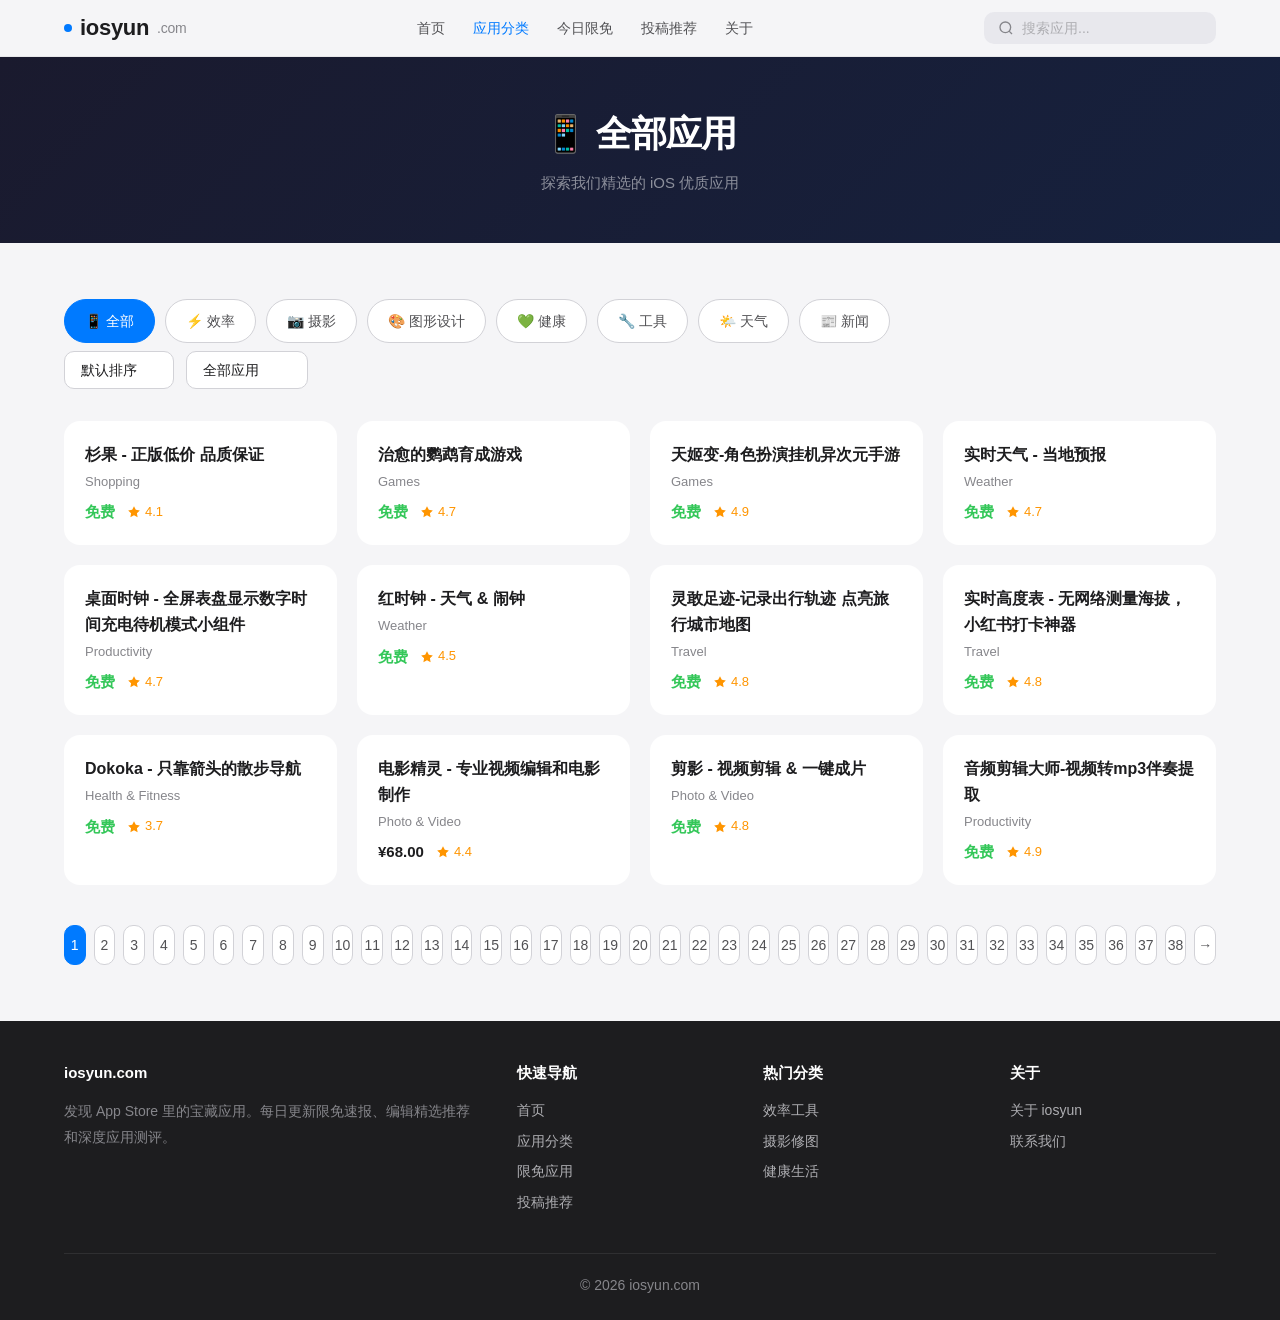
<file: category.html>
<!DOCTYPE html>
<html lang="zh-CN">
<head>
<meta charset="UTF-8">
<meta name="viewport" content="width=device-width, initial-scale=1.0">
<meta http-equiv="Cache-Control" content="no-cache, no-store, must-revalidate">
<meta http-equiv="Pragma" content="no-cache">
<meta http-equiv="Expires" content="0">
<title>应用分类 | iosyun</title>
<meta name="description" content="按分类浏览 iOS 优质应用 - 效率、摄影、设计、健康、工具，总有一款适合你。">
<meta name="keywords" content="iOS应用分类,效率应用,摄影应用,设计应用,限免应用,iPhone应用推荐">
<meta property="og:title" content="应用分类 | iosyun">
<meta property="og:description" content="按分类浏览 iOS 优质应用 - 效率、摄影、设计、健康、工具，总有一款适合你。">
<meta property="og:type" content="website">
<meta property="og:url" content="https://iosyun.com/category.html">
<meta property="og:site_name" content="iosyun">
<meta property="og:locale" content="zh_CN">
<meta name="twitter:card" content="summary_large_image">
<meta name="twitter:title" content="应用分类 | iosyun">
<meta name="twitter:description" content="按分类浏览 iOS 优质应用。">
<link rel="canonical" href="https://iosyun.com/category.html">
<link rel="stylesheet" href="css/style.css?v=4">
<script type="application/ld+json">
{"@context":"https://schema.org","@type":"CollectionPage","name":"iOS 应用分类 | iosyun","description":"按分类浏览 iOS 优质应用","url":"https://iosyun.com/category.html","isPartOf":{"@type":"WebSite","name":"iosyun","url":"https://iosyun.com/"}}
</script>
</head>
<body>

<nav class="navbar">
  <div class="container">
    <a href="./" class="nav-logo"><span class="dot"></span>iosyun<span>.com</span></a>
    <ul class="nav-links">
      <li><a href="./">首页</a></li>
      <li><a href="category.html" class="active">应用分类</a></li>
      <li><a href="category.html?filter=free">今日限免</a></li>
      <li><a href="submit.html">投稿推荐</a></li>
      <li><a href="about.html">关于</a></li>
    </ul>
    <div class="nav-search">
      <svg viewBox="0 0 24 24" fill="none" stroke="currentColor" stroke-width="2"><circle cx="11" cy="11" r="8"/><path d="m21 21-4.35-4.35"/></svg>
      <input type="text" id="navSearch" placeholder="搜索应用...">
    </div>
    <button class="nav-mobile" style="background:none;font-size:24px;cursor:pointer;">☰</button>
  </div>
</nav>

<section class="page-hero">
  <div class="container">
    <h1 id="pageTitle">📱 全部应用</h1>
    <p id="pageSubtitle">探索我们精选的 iOS 优质应用</p>
  </div>
</section>

<section class="section">
  <div class="container">
    <div class="categories" id="categoriesList"></div>
    <div class="filter-bar">
      <select id="sortSelect" onchange="currentPage=1;applyFilters()">
        <option value="default">默认排序</option>
        <option value="rating">评分最高</option>
        <option value="newest">最新收录</option>
        <option value="price-asc">价格最低</option>
        <option value="price-desc">价格最高</option>
      </select>
      <select id="filterSelect" onchange="currentPage=1;applyFilters()">
        <option value="all">全部应用</option>
        <option value="free">限免 / 免费</option>
        <option value="paid">付费应用</option>
        <option value="discount">降价中</option>
      </select>
    </div>
    <div class="app-grid" id="appGrid"></div>
    <div class="pagination" id="pagination"></div>
    <div id="noResults" style="display:none;text-align:center;padding:60px 0;">
      <div style="font-size:48px;margin-bottom:16px;">🔍</div>
      <h3 style="margin-bottom:8px;">没有找到相关应用</h3>
      <p style="color:var(--gray-500);">试试调整筛选条件或搜索关键词</p>
    </div>
  </div>
</section>

<footer class="footer">
  <div class="container">
    <div class="footer-grid">
      <div>
        <h4>iosyun.com</h4>
        <p style="color:var(--gray-500);line-height:1.8;">发现 App Store 里的宝藏应用。每日更新限免速报、编辑精选推荐和深度应用测评。</p>
      </div>
      <div>
        <h4>快速导航</h4>
        <ul>
          <li><a href="./">首页</a></li>
          <li><a href="category.html">应用分类</a></li>
          <li><a href="category.html?filter=free">限免应用</a></li>
          <li><a href="submit.html">投稿推荐</a></li>
        </ul>
      </div>
      <div>
        <h4>热门分类</h4>
        <ul>
          <li><a href="category.html?cat=效率">效率工具</a></li>
          <li><a href="category.html?cat=摄影">摄影修图</a></li>
          <li><a href="category.html?cat=健康">健康生活</a></li>
        </ul>
      </div>
      <div>
        <h4>关于</h4>
        <ul>
          <li><a href="about.html">关于 iosyun</a></li>
          <li><a href="about.html#contact">联系我们</a></li>
        </ul>
      </div>
    </div>
    <div class="footer-bottom">&copy; 2026 iosyun.com</div>
  </div>
</footer>

<button id="backToTop" class="back-to-top">
  <svg viewBox="0 0 24 24" fill="none" stroke="currentColor" stroke-width="2"><path d="m18 15-6-6-6 6"/></svg>
</button>

<script src="js/data.js?v=7"></script>
<script src="js/main.js?v=7"></script>
<script>
const params = new URLSearchParams(window.location.search);
let currentCat = params.get('cat') || 'all';
let currentSearch = params.get('search') || '';
let currentSort = 'default';
let currentFilter = params.get('filter') || 'all';
let currentPage = 1;
const pageSize = 12;

document.addEventListener('DOMContentLoaded', () => {
  document.getElementById('categoriesList').innerHTML = categories.map(c =>
    `<a href="?cat=${c.key}" class="cat-chip${currentCat === c.key ? ' active' : ''}"><span class="emoji">${c.emoji}</span>${c.name}</a>`
  ).join('');

  document.getElementById('filterSelect').value = currentFilter;
  if (currentSearch) document.getElementById('navSearch').value = currentSearch;
  updatePageTitle();
  applyFilters();
});

function updatePageTitle() {
  const title = document.getElementById('pageTitle');
  const sub = document.getElementById('pageSubtitle');
  if (currentCat !== 'all') {
    const cat = categories.find(c => c.key === currentCat);
    if (cat) { title.textContent = cat.emoji + ' ' + cat.name + '应用'; sub.textContent = '浏览我们精选的' + cat.name + '类应用'; }
  }
  if (currentSearch) { title.textContent = '🔍 搜索：' + currentSearch; sub.textContent = '以下是关于"' + currentSearch + '"的应用'; }
  if (currentFilter === 'free') { title.textContent = '🎉 限免 & 免费应用'; sub.textContent = '薅羊毛就要快！手慢无的限免应用都在这里'; }
  else if (currentFilter === 'discount') { title.textContent = '📉 降价应用'; sub.textContent = '发现正在打折的好应用'; }
}

function applyFilters() {
  currentSort = document.getElementById('sortSelect').value;
  currentFilter = document.getElementById('filterSelect').value;

  let filtered = [...loadApps()];

  if (currentCat !== 'all') filtered = filtered.filter(a => a.category === currentCat);

  if (currentSearch) {
    const q = currentSearch.toLowerCase();
    filtered = filtered.filter(a =>
      a.name.toLowerCase().includes(q) || a.category.toLowerCase().includes(q) ||
      a.tags.some(t => t.toLowerCase().includes(q)) || a.description.toLowerCase().includes(q)
    );
  }

  if (currentFilter === 'free') filtered = filtered.filter(a => a.isFree || a.price === '免费');
  else if (currentFilter === 'paid') filtered = filtered.filter(a => !a.isFree && a.price !== '免费');
  else if (currentFilter === 'discount') filtered = filtered.filter(a => a.originalPrice);

  if (currentSort === 'rating') filtered.sort((a, b) => b.rating - a.rating);
  else if (currentSort === 'newest') filtered.sort((a, b) => b.id - a.id);
  else if (currentSort === 'default') filtered.sort((a, b) => b.id - a.id);
  else if (currentSort === 'price-asc') {
    filtered.sort((a, b) => {
      const pa = a.isFree ? 0 : parseFloat(a.price.replace(/[^0-9.]/g,'')) || 999;
      const pb = b.isFree ? 0 : parseFloat(b.price.replace(/[^0-9.]/g,'')) || 999;
      return pa - pb;
    });
  } else if (currentSort === 'price-desc') {
    filtered.sort((a, b) => {
      const pa = a.isFree ? 0 : parseFloat(a.price.replace(/[^0-9.]/g,'')) || 999;
      const pb = b.isFree ? 0 : parseFloat(b.price.replace(/[^0-9.]/g,'')) || 999;
      return pb - pa;
    });
  }

  const totalPages = Math.ceil(filtered.length / pageSize);
  const start = (currentPage - 1) * pageSize;
  const paged = filtered.slice(start, start + pageSize);

  document.getElementById('appGrid').innerHTML = paged.map(createAppCard).join('');
  document.getElementById('noResults').style.display = filtered.length === 0 ? 'block' : 'none';

  const pagEl = document.getElementById('pagination');
  if (totalPages <= 1) { pagEl.innerHTML = ''; return; }
  let html = '';
  if (currentPage > 1) html += '<button onclick="goPage(' + (currentPage-1) + ')">←</button>';
  for (let i = 1; i <= totalPages; i++) {
    html += '<button class="' + (i === currentPage ? 'active' : '') + '" onclick="goPage(' + i + ')">' + i + '</button>';
  }
  if (currentPage < totalPages) html += '<button onclick="goPage(' + (currentPage+1) + ')">→</button>';
  pagEl.innerHTML = html;
}

function goPage(page) { currentPage = page; applyFilters(); window.scrollTo({ top: 400, behavior: 'smooth' }); }
</script>
</body>
</html>
</file>
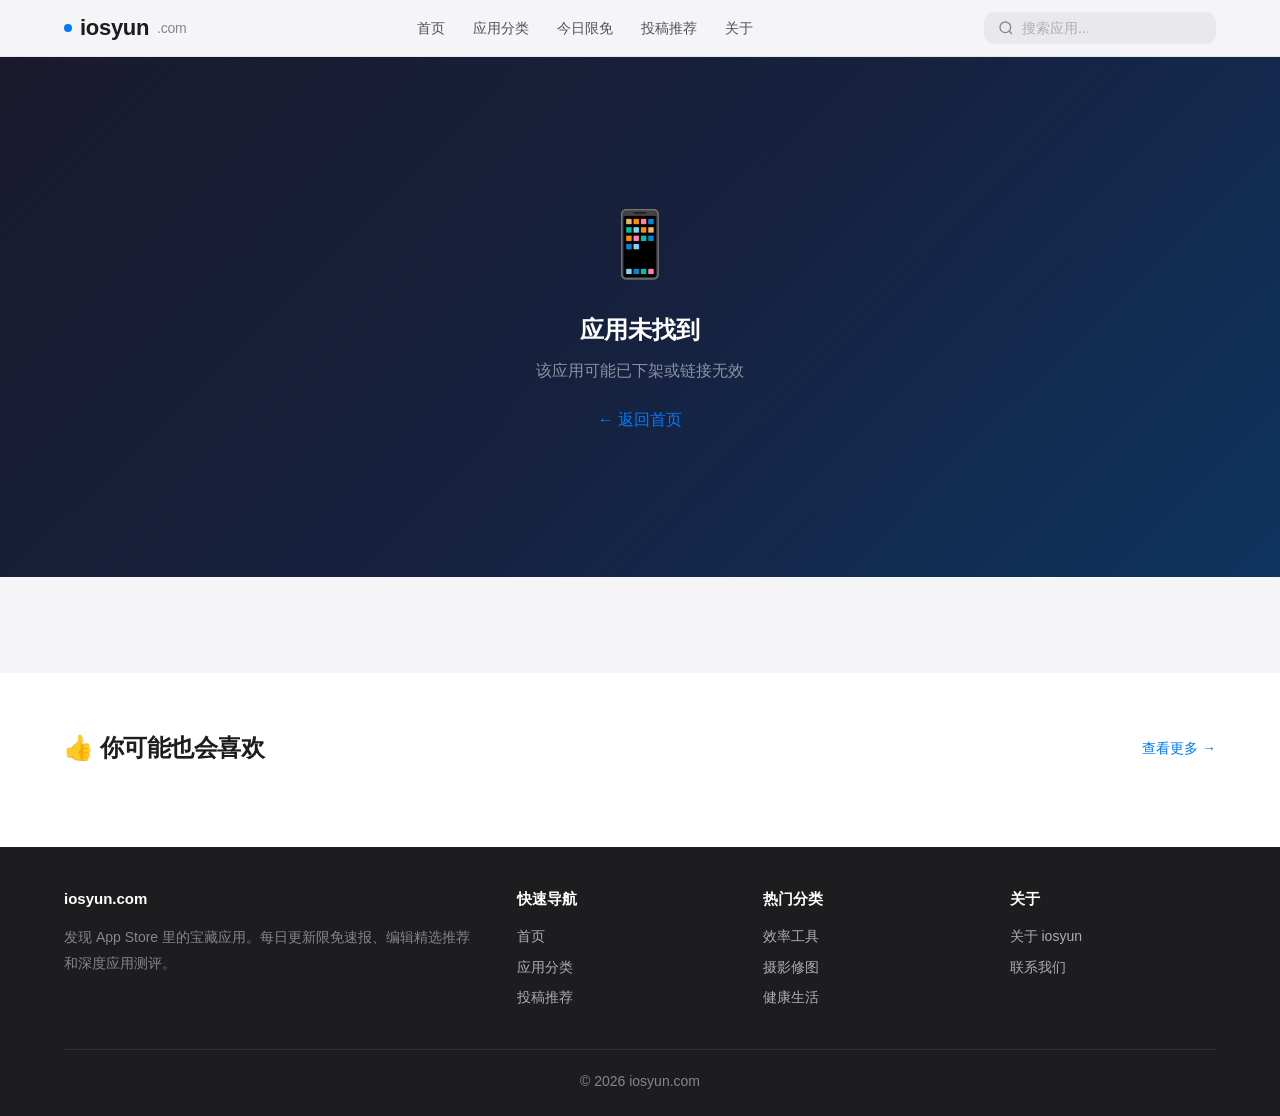
<file: detail.html>
<!DOCTYPE html>
<html lang="zh-CN">
<head>
<meta charset="UTF-8">
<base href="/">
<meta name="viewport" content="width=device-width, initial-scale=1.0">
<meta http-equiv="Cache-Control" content="no-cache, no-store, must-revalidate">
<meta http-equiv="Pragma" content="no-cache">
<meta http-equiv="Expires" content="0">
<title>应用详情 | iosyun</title>
<meta name="description" id="metaDesc" content="在 iosyun 查看应用详情">
<meta name="keywords" id="metaKeywords" content="iOS应用,iOS应用详情,App推荐,应用测评,App Store">
<meta property="og:title" id="ogTitle" content="应用详情 | iosyun">
<meta property="og:description" id="ogDesc" content="在 iosyun 查看应用详情">
<meta property="og:image" id="ogImage" content="">
<meta property="og:type" content="website">
<meta property="og:url" id="ogUrl" content="https://iosyun.com/detail.html">
<meta property="og:site_name" content="iosyun">
<meta property="og:locale" content="zh_CN">
<meta name="twitter:card" content="summary_large_image">
<meta name="twitter:title" id="twTitle" content="应用详情 | iosyun">
<meta name="twitter:description" id="twDesc" content="在 iosyun 查看应用详情">
<meta name="twitter:image" id="twImage" content="">
<link rel="canonical" id="canonicalUrl" href="https://iosyun.com/detail.html">
<link rel="stylesheet" href="/css/style.css?v=4">
<script type="application/ld+json" id="jsonld">
{"@context":"https://schema.org","@type":"WebPage","name":"应用详情 | iosyun","url":"https://iosyun.com/detail.html"}
</script>
</head>
<body>

<nav class="navbar">
  <div class="container">
    <a href="./" class="nav-logo"><span class="dot"></span>iosyun<span>.com</span></a>
    <ul class="nav-links">
      <li><a href="./">首页</a></li>
      <li><a href="category.html">应用分类</a></li>
      <li><a href="category.html?filter=free">今日限免</a></li>
      <li><a href="submit.html">投稿推荐</a></li>
      <li><a href="about.html">关于</a></li>
    </ul>
    <div class="nav-search">
      <svg viewBox="0 0 24 24" fill="none" stroke="currentColor" stroke-width="2"><circle cx="11" cy="11" r="8"/><path d="m21 21-4.35-4.35"/></svg>
      <input type="text" id="navSearch" placeholder="搜索应用...">
    </div>
    <button class="nav-mobile" style="background:none;font-size:24px;cursor:pointer;">☰</button>
  </div>
</nav>

<section class="detail-hero" id="detailHero">
  <div class="container">
    <div class="breadcrumb">
      <a href="./">首页</a><span>/</span>
      <a href="category.html" id="breadCat">应用分类</a><span>/</span>
      <span id="breadName">加载中...</span>
    </div>
    <div class="detail-header" id="detailHeader"></div>
  </div>
</section>

<section class="screenshots-section" id="screenshotsSection">
  <div class="container">
    <div class="section-header"><h2>📸 应用截图</h2></div>
    <div class="screenshots" id="screenshots"></div>
  </div>
</section>

<section class="content-section">
  <div class="container">
    <div class="content-grid">
      <div class="content-main" id="contentMain"></div>
      <div class="content-side" id="contentSide"></div>
    </div>
  </div>
</section>

<section class="section" style="background:#fff;">
  <div class="container">
    <div class="section-header"><h2>👍 你可能也会喜欢</h2><a href="category.html">查看更多 →</a></div>
    <div class="app-grid" id="relatedApps"></div>
  </div>
</section>

<footer class="footer">
  <div class="container">
    <div class="footer-grid">
      <div>
        <h4>iosyun.com</h4>
        <p style="color:var(--gray-500);line-height:1.8;">发现 App Store 里的宝藏应用。每日更新限免速报、编辑精选推荐和深度应用测评。</p>
      </div>
      <div>
        <h4>快速导航</h4>
        <ul>
          <li><a href="./">首页</a></li>
          <li><a href="category.html">应用分类</a></li>
          <li><a href="submit.html">投稿推荐</a></li>
        </ul>
      </div>
      <div>
        <h4>热门分类</h4>
        <ul>
          <li><a href="category.html?cat=效率">效率工具</a></li>
          <li><a href="category.html?cat=摄影">摄影修图</a></li>
          <li><a href="category.html?cat=健康">健康生活</a></li>
        </ul>
      </div>
      <div>
        <h4>关于</h4>
        <ul>
          <li><a href="about.html">关于 iosyun</a></li>
          <li><a href="about.html#contact">联系我们</a></li>
        </ul>
      </div>
    </div>
    <div class="footer-bottom">&copy; 2026 iosyun.com</div>
  </div>
</footer>

<button id="backToTop" class="back-to-top">
  <svg viewBox="0 0 24 24" fill="none" stroke="currentColor" stroke-width="2"><path d="m18 15-6-6-6 6"/></svg>
</button>

<script src="/js/data.js?v=7"></script>
<script src="/js/main.js?v=7"></script>
<script>
// 从 URL 路径读取 slug: /app/things-3 → "things-3"
// 部分浏览器 pathname 保留百分号编码，需要 decode
const pathParts = window.location.pathname.split('/').filter(Boolean);
const raw = pathParts[pathParts.length - 1] || '';
let slug;
try { slug = decodeURIComponent(raw); } catch(e) { slug = raw; }
const apps = loadApps();

// 兼容旧链接 /detail.html?id=5 → 301 跳转到 /app/:slug
const oldId = new URLSearchParams(window.location.search).get('id');
if (oldId) {
  const oldApp = apps.find(a => a.id === parseInt(oldId));
  if (oldApp && oldApp.slug) {
    window.location.replace('/app/' + encodeURIComponent(oldApp.slug));
    throw new Error('redirect');
  }
}

let app = apps.find(a => a.slug === slug || (Array.isArray(a.slugAliases) && a.slugAliases.includes(slug)));
// 兼容 App Store id 形式：/app/id123456 或历史 /app/app-123
if (!app) {
  const storeId = slug.match(/^id(\d+)$/);
  if (storeId) {
    app = apps.find(a => (a.appStoreUrl || '').includes('id' + storeId[1]));
  }
}
if (!app) {
  const idMatch = slug.match(/^app-(\d+)$/) || slug.match(/^(\d+)$/);
  if (idMatch) app = apps.find(a => a.id === parseInt(idMatch[1], 10));
}
if (app) {
  if (!app.description && app.desc) app.description = app.desc;
  if (!Array.isArray(app.tags)) app.tags = [];
  // 旧中文 slug / 别名 → 301 到 canonical ASCII slug
  if (app.slug && slug !== app.slug) {
    window.location.replace('/app/' + encodeURIComponent(app.slug));
    throw new Error('redirect');
  }
}

function updateMetaTags(app) {
  const desc = `${app.name} - ${app.category}应用，${app.price}${app.originalPrice ? '（原价' + app.originalPrice + '）' : ''}，⭐${app.rating}分${app.reviewCount > 0 ? ' / ' + app.reviewCount + '条评价' : ''}。${(app.description || app.desc || '').slice(0, 120)}`;
  const url = 'https://iosyun.com/app/' + encodeURIComponent(app.slug);
  const setMeta = (sel, attr, val) => { const el = document.querySelector(sel); if (el) el.setAttribute(attr, val); };
  const setContent = (sel, val) => setMeta(sel, 'content', val);

  setContent('meta[name="description"]', desc);
  setContent('meta[name="keywords"]', (app.tags || []).join(',') + ',iOS应用,iOS应用推荐,' + app.category + '应用');
  setContent('meta[property="og:title"]', app.name + ' | iosyun');
  setContent('meta[property="og:description"]', desc);
  setContent('meta[property="og:image"]', app.icon || '');
  setContent('meta[property="og:url"]', url);
  setContent('meta[name="twitter:title"]', app.name + ' | iosyun');
  setContent('meta[name="twitter:description"]', desc);
  setContent('meta[name="twitter:image"]', app.icon || '');
  setMeta('link[rel="canonical"]', 'href', url);

  var ld = document.getElementById('jsonld');
  if (ld) ld.textContent = JSON.stringify({
    '@context': 'https://schema.org',
    '@type': 'SoftwareApplication',
    'name': app.name,
    'applicationCategory': app.category || 'Utilities',
    'operatingSystem': 'iOS',
    'description': app.description || desc,
    'url': app.appStoreUrl || url,
    'offers': {
      '@type': 'Offer',
      'price': app.price === '免费' ? '0' : (app.price || '0').replace(/[^0-9.]/g, ''),
      'priceCurrency': 'CNY'
    },
    'aggregateRating': {
      '@type': 'AggregateRating',
      'ratingValue': app.rating,
      'ratingCount': app.reviewCount
    },
    'author': { '@type': 'Organization', 'name': app.developer || 'Unknown' }
  });
}

document.addEventListener('DOMContentLoaded', () => {
  if (!app) {
    document.getElementById('detailHero').innerHTML = '<div class="container" style="text-align:center;padding:80px 0;"><div style="font-size:64px;margin-bottom:16px;">📱</div><h2 style="margin-bottom:8px;">应用未找到</h2><p style="color:rgba(255,255,255,.5);margin-bottom:24px;">该应用可能已下架或链接无效</p><a href="./" style="color:var(--blue);font-weight:500;">← 返回首页</a></div>';
    document.getElementById('screenshotsSection').style.display = 'none';
    return;
  }

  document.title = app.name + ' | iosyun';
  updateMetaTags(app);
  document.getElementById('breadCat').textContent = app.category;
  document.getElementById('breadCat').href = 'category.html?cat=' + app.category;
  document.getElementById('breadName').textContent = app.name;

  let badgeHTML = '';
  if (app.isFree && app.originalPrice) badgeHTML = '<span class="badge badge-free" style="position:static;display:inline-block;margin-bottom:8px;">限时免费</span>';
  else if (app.originalPrice) badgeHTML = '<span class="badge badge-off" style="position:static;display:inline-block;margin-bottom:8px;">限时降价</span>';

  document.getElementById('detailHeader').innerHTML = appIcon(app, 100) + `
    <div class="detail-info">
      ${badgeHTML}
      <h1>${app.name}</h1>
      <div class="dev">${app.developer}</div>
      <div class="detail-meta">
        <div class="detail-meta-item"><svg viewBox="0 0 24 24" fill="currentColor" style="color:var(--orange);"><path d="M12 2l3.09 6.26L22 9.27l-5 4.87 1.18 6.88L12 17.77l-6.18 3.25L7 14.14 2 9.27l6.91-1.01L12 2z"/></svg>${app.rating} · ${(app.reviewCount || 0).toLocaleString()} 个评分</div>
        <div class="detail-meta-item"><svg viewBox="0 0 24 24" fill="none" stroke="currentColor" stroke-width="2"><rect x="3" y="4" width="18" height="18" rx="2"/><line x1="16" y1="2" x2="16" y2="6"/><line x1="8" y1="2" x2="8" y2="6"/><line x1="3" y1="10" x2="21" y2="10"/></svg>更新于 ${app.updatedAt || '-'}</div>
        <div class="detail-meta-item"><svg viewBox="0 0 24 24" fill="none" stroke="currentColor" stroke-width="2"><circle cx="12" cy="12" r="10"/><polyline points="12 6 12 12 16 14"/></svg>${app.version || '-'}</div>
      </div>
    </div>
    <div class="detail-price-box">
      <div class="price ${app.isFree || app.price === '免费' ? 'free' : ''}">${app.price}</div>
      ${app.originalPrice ? '<div class="original">' + app.originalPrice + '</div>' : ''}
      <a class="btn-get" href="${app.appStoreUrl}" target="_blank" rel="noopener">前往 App Store</a>
    </div>`;

  // Screenshots
  if (app.screenshots && app.screenshots.length > 0) {
    document.getElementById('screenshots').innerHTML = app.screenshots.map(s => '<img src="' + s + '" alt="' + app.name + ' 截图" loading="lazy">').join('');
  } else {
    const colors = ['#667eea','#764ba2','#f093fb','#f5576c','#4facfe','#00f2fe'];
    document.getElementById('screenshots').innerHTML = [1,2,3,4].map((_, i) =>
      '<div style="width:260px;height:560px;border-radius:16px;flex-shrink:0;background:linear-gradient(135deg,' + colors[i] + ',' + (colors[i+1]||colors[0]) + ');display:flex;align-items:center;justify-content:center;color:#fff;font-size:14px;opacity:.7;box-shadow:0 4px 16px rgba(0,0,0,.08);">截图 ' + (i+1) + '</div>'
    ).join('');
  }

  // Content
  document.getElementById('contentMain').innerHTML = '<h3>📝 应用介绍</h3><p>' + (app.description || app.desc || '暂无介绍') + '</p><h3 style="margin-top:32px;">🏷️ 标签</h3><div>' + app.tags.map(t => '<span class="tag">' + t + '</span>').join(' ') + '</div>';

  document.getElementById('contentSide').innerHTML = `
    <div class="side-card">
      <h3>📋 应用信息</h3>
      <div class="side-row"><span class="side-label">开发者</span><span class="side-value">${app.developer || '-'}</span></div>
      <div class="side-row"><span class="side-label">大小</span><span class="side-value">${app.size || '-'}</span></div>
      <div class="side-row"><span class="side-label">版本</span><span class="side-value">${app.version || '-'}</span></div>
      <div class="side-row"><span class="side-label">兼容性</span><span class="side-value">${app.compatibility || app.platform || '-'}</span></div>
      <div class="side-row"><span class="side-label">语言</span><span class="side-value">${app.language || '-'}</span></div>
      <div class="side-row"><span class="side-label">更新时间</span><span class="side-value">${app.updatedAt || '-'}</span></div>
    </div>
    <a class="btn-get" href="${app.appStoreUrl}" target="_blank" rel="noopener" style="display:block;text-align:center;padding:14px;border-radius:14px;background:var(--blue);color:#fff;font-size:15px;font-weight:600;">🚀 前往 App Store 下载</a>`;

  // Related
  const related = apps.filter(a => a.id !== app.id && Array.isArray(a.tags) && (a.category === app.category || a.tags.some(t => app.tags.includes(t)))).slice(0, 4);
  document.getElementById('relatedApps').innerHTML = related.map(createAppCard).join('');
});
</script>
</body>
</html>
</file>
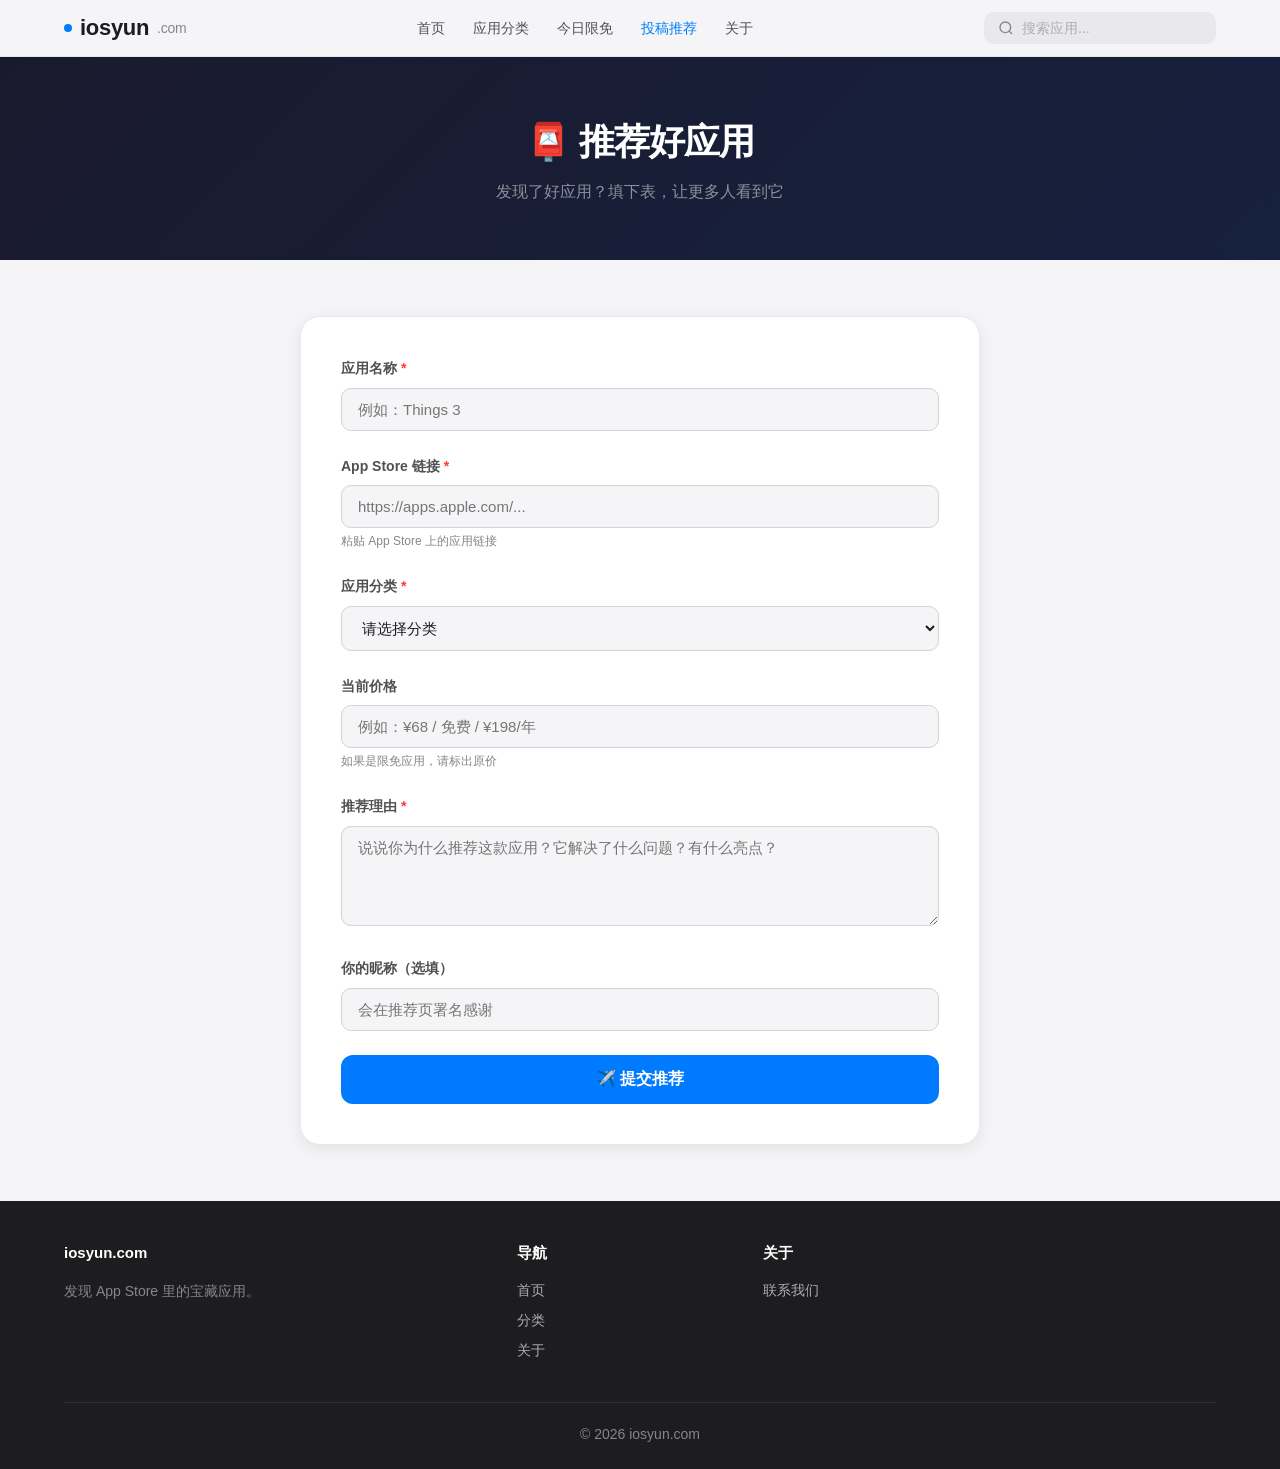
<file: submit.html>
<!DOCTYPE html>
<html lang="zh-CN">
<head>
<meta charset="UTF-8">
<meta name="viewport" content="width=device-width, initial-scale=1.0">
<meta http-equiv="Cache-Control" content="no-cache, no-store, must-revalidate">
<meta http-equiv="Pragma" content="no-cache">
<meta http-equiv="Expires" content="0">
<title>投稿推荐 | iosyun</title>
<meta name="description" content="向 iosyun 推荐你喜欢的 iOS 应用">
<meta name="keywords" content="iOS应用投稿,应用推荐,提交应用,iOSyun投稿">
<meta property="og:title" content="投稿推荐 | iosyun">
<meta property="og:description" content="向 iosyun 推荐你喜欢的 iOS 应用，让更多人发现好应用。">
<meta property="og:type" content="website">
<meta property="og:url" content="https://iosyun.com/submit.html">
<meta property="og:site_name" content="iosyun">
<meta property="og:locale" content="zh_CN">
<meta name="twitter:card" content="summary">
<meta name="twitter:title" content="投稿推荐 | iosyun">
<meta name="twitter:description" content="向 iosyun 推荐你喜欢的 iOS 应用。">
<link rel="canonical" href="https://iosyun.com/submit.html">
<link rel="stylesheet" href="css/style.css?v=4">
<style>
.submit-hero { background:linear-gradient(135deg,#1a1a2e,#16213e); color:#fff; padding:56px 0; text-align:center; }
.submit-hero h1 { font-size:36px; font-weight:800; letter-spacing:-1px; }
.submit-hero p { color:rgba(255,255,255,.5); margin-top:8px; }
.form-section { padding:56px 0; }
.form-card { background:#fff; border-radius:var(--radius-lg); padding:40px; max-width:680px; margin:0 auto; border:1px solid var(--gray-100); box-shadow:var(--shadow); }
.form-group { margin-bottom:24px; }
.form-group label { display:block; font-size:14px; font-weight:600; color:var(--gray-700); margin-bottom:8px; }
.form-group label .required { color:var(--red); }
.form-group input, .form-group textarea, .form-group select {
  width:100%; padding:12px 16px; border:1px solid var(--gray-200); border-radius:10px;
  font-size:15px; font-family:inherit; color:var(--gray-900); background:var(--gray-50);
  transition:all var(--transition);
}
.form-group input:focus, .form-group textarea:focus, .form-group select:focus {
  outline:none; border-color:var(--blue); box-shadow:0 0 0 3px rgba(0,122,255,.1); background:#fff;
}
.form-group textarea { resize:vertical; min-height:100px; }
.form-group .hint { font-size:12px; color:var(--gray-500); margin-top:4px; }
.btn-submit {
  width:100%; padding:14px; background:var(--blue); color:#fff; border:none; border-radius:12px;
  font-size:16px; font-weight:600; cursor:pointer; transition:all var(--transition);
}
.btn-submit:hover { background:var(--blue-dark); transform:translateY(-1px); box-shadow:0 8px 24px rgba(0,122,255,.25); }
.btn-submit:disabled { opacity:.6; cursor:not-allowed; transform:none; }
.success-card { display:none; text-align:center; padding:60px 20px; }
.success-card .check { width:72px; height:72px; background:var(--green); border-radius:50%; display:flex; align-items:center; justify-content:center; margin:0 auto 24px; }
.success-card h2 { font-size:24px; margin-bottom:8px; }
.success-card p { color:var(--gray-500); margin-bottom:24px; }
@media (max-width:768px) { .form-card { padding:24px; } }
</style>
</head>
<body>

<nav class="navbar">
  <div class="container">
    <a href="./" class="nav-logo"><span class="dot"></span>iosyun<span>.com</span></a>
    <ul class="nav-links">
      <li><a href="./">首页</a></li>
      <li><a href="category.html">应用分类</a></li>
      <li><a href="category.html?filter=free">今日限免</a></li>
      <li><a href="submit.html" class="active">投稿推荐</a></li>
      <li><a href="about.html">关于</a></li>
    </ul>
    <div class="nav-search">
      <svg viewBox="0 0 24 24" fill="none" stroke="currentColor" stroke-width="2"><circle cx="11" cy="11" r="8"/><path d="m21 21-4.35-4.35"/></svg>
      <input type="text" id="navSearch" placeholder="搜索应用...">
    </div>
    <button class="nav-mobile" style="background:none;font-size:24px;cursor:pointer;">☰</button>
  </div>
</nav>

<section class="submit-hero">
  <div class="container">
    <h1>📮 推荐好应用</h1>
    <p>发现了好应用？填下表，让更多人看到它</p>
  </div>
</section>

<section class="form-section">
  <div class="container">
    <div class="form-card" id="formCard">
      <form id="submitForm">
        <div class="form-group">
          <label>应用名称 <span class="required">*</span></label>
          <input type="text" id="appName" placeholder="例如：Things 3" required>
        </div>
        <div class="form-group">
          <label>App Store 链接 <span class="required">*</span></label>
          <input type="url" id="appUrl" placeholder="https://apps.apple.com/..." required>
          <div class="hint">粘贴 App Store 上的应用链接</div>
        </div>
        <div class="form-group">
          <label>应用分类 <span class="required">*</span></label>
          <select id="appCategory" required>
            <option value="">请选择分类</option>
            <option value="效率">效率</option>
            <option value="摄影">摄影与录像</option>
            <option value="图形设计">图形与设计</option>
            <option value="健康">健康与健身</option>
            <option value="工具">工具</option>
            <option value="天气">天气</option>
            <option value="新闻">新闻</option>
            <option value="教育">教育</option>
            <option value="音乐">音乐</option>
            <option value="社交">社交</option>
            <option value="购物">购物</option>
            <option value="财务">财务</option>
            <option value="美食">美食佳饮</option>
            <option value="图书">图书</option>
            <option value="导航">导航</option>
            <option value="娱乐">娱乐</option>
            <option value="其他">其他</option>
          </select>
        </div>
        <div class="form-group">
          <label>当前价格</label>
          <input type="text" id="appPrice" placeholder="例如：¥68 / 免费 / ¥198/年">
          <div class="hint">如果是限免应用，请标出原价</div>
        </div>
        <div class="form-group">
          <label>推荐理由 <span class="required">*</span></label>
          <textarea id="appReason" placeholder="说说你为什么推荐这款应用？它解决了什么问题？有什么亮点？" required></textarea>
        </div>
        <div class="form-group">
          <label>你的昵称（选填）</label>
          <input type="text" id="submitterName" placeholder="会在推荐页署名感谢">
        </div>
        <button type="submit" class="btn-submit" id="submitBtn">✈️ 提交推荐</button>
      </form>
    </div>

    <div class="success-card" id="successCard">
      <div class="check">
        <svg width="36" height="36" viewBox="0 0 24 24" fill="none" stroke="#fff" stroke-width="3" stroke-linecap="round"><polyline points="20 6 9 17 4 12"/></svg>
      </div>
      <h2>推荐已收到！</h2>
      <p>感谢你的推荐！我们将尽快审核，通过后会在 iosyun 上展示。<br>也欢迎你推荐更多好应用~</p>
      <a href="./" style="color:var(--blue);font-weight:600;">← 返回首页</a>
      <span style="margin:0 16px;color:var(--gray-200);">|</span>
      <a href="#" onclick="resetForm()" style="color:var(--blue);font-weight:600;">再推荐一个</a>
    </div>
  </div>
</section>

<footer class="footer">
  <div class="container">
    <div class="footer-grid">
      <div><h4>iosyun.com</h4><p style="color:var(--gray-500);line-height:1.8;">发现 App Store 里的宝藏应用。</p></div>
      <div><h4>导航</h4><ul><li><a href="./">首页</a></li><li><a href="category.html">分类</a></li><li><a href="about.html">关于</a></li></ul></div>
      <div><h4>关于</h4><ul><li><a href="about.html#contact">联系我们</a></li></ul></div>
      <div></div>
    </div>
    <div class="footer-bottom">&copy; 2026 iosyun.com</div>
  </div>
</footer>

<script src="js/data.js?v=4"></script>
<script src="js/main.js?v=4"></script>
<script>
document.getElementById('submitForm').addEventListener('submit', function(e) {
  e.preventDefault();
  const btn = document.getElementById('submitBtn');
  btn.disabled = true;
  btn.textContent = '提交中...';

  // Collect submission
  const submission = {
    name: document.getElementById('appName').value.trim(),
    url: document.getElementById('appUrl').value.trim(),
    category: document.getElementById('appCategory').value,
    price: document.getElementById('appPrice').value.trim(),
    reason: document.getElementById('appReason').value.trim(),
    submitter: document.getElementById('submitterName').value.trim() || '匿名用户',
    submittedAt: new Date().toISOString()
  };

  // Save to localStorage for admin review
  const submissions = JSON.parse(localStorage.getItem('iosyun_submissions') || '[]');
  submissions.unshift(submission);
  localStorage.setItem('iosyun_submissions', JSON.stringify(submissions));

  // Show success
  setTimeout(() => {
    document.getElementById('formCard').style.display = 'none';
    document.getElementById('successCard').style.display = 'block';
    btn.disabled = false;
    btn.textContent = '✈️ 提交推荐';
  }, 800);
});

function resetForm() {
  document.getElementById('submitForm').reset();
  document.getElementById('formCard').style.display = 'block';
  document.getElementById('successCard').style.display = 'none';
}
</script>
</body>
</html>
</file>
<file: css/style.css>
/* === Reset & Base === */
*, *::before, *::after { box-sizing: border-box; margin: 0; padding: 0; }

:root {
  --blue: #007AFF;
  --blue-dark: #0056CC;
  --red: #FF3B30;
  --orange: #FF9500;
  --green: #34C759;
  --gray-50: #f5f5f7;
  --gray-100: #e8e8ed;
  --gray-200: #d2d2d7;
  --gray-300: #aeaeb2;
  --gray-500: #86868b;
  --gray-700: #515154;
  --gray-900: #1d1d1f;
  --radius-sm: 10px;
  --radius: 16px;
  --radius-lg: 20px;
  --shadow-sm: 0 1px 3px rgba(0,0,0,.06);
  --shadow: 0 4px 16px rgba(0,0,0,.08);
  --shadow-lg: 0 12px 40px rgba(0,0,0,.12);
  --transition: .25s cubic-bezier(.4,0,.2,1);
}

html { scroll-behavior: smooth; }

body {
  font-family: -apple-system, BlinkMacSystemFont, "SF Pro Display", "Segoe UI", Roboto, sans-serif;
  color: var(--gray-900);
  background: var(--gray-50);
  line-height: 1.6;
  -webkit-font-smoothing: antialiased;
}

a { color: inherit; text-decoration: none; }
img { max-width: 100%; display: block; }
button { font-family: inherit; cursor: pointer; border: none; outline: none; }

.container { max-width: 1200px; margin: 0 auto; padding: 0 24px; }

/* === Navbar === */
.navbar {
  position: sticky; top: 0; z-index: 100;
  background: rgba(245,245,247,.85);
  backdrop-filter: saturate(180%) blur(20px);
  -webkit-backdrop-filter: saturate(180%) blur(20px);
  border-bottom: 1px solid rgba(0,0,0,.06);
}
.navbar .container {
  display: flex; align-items: center; justify-content: space-between;
  height: 56px;
}
.nav-logo {
  font-size: 22px; font-weight: 700; letter-spacing: -.3px;
  display: flex; align-items: center; gap: 8px;
}
.nav-logo .dot { width: 8px; height: 8px; background: var(--blue); border-radius: 50%; }
.nav-logo span:last-child { color: var(--gray-500); font-weight: 400; font-size: 14px; }
.nav-links { display: flex; gap: 28px; list-style: none; }
.nav-links a { font-size: 14px; font-weight: 500; color: var(--gray-700); transition: color var(--transition); padding: 4px 0; }
.nav-links a:hover, .nav-links a.active { color: var(--blue); }
.nav-search {
  display: flex; align-items: center; gap: 8px;
  background: var(--gray-100); border-radius: 10px;
  padding: 8px 14px; transition: all var(--transition);
}
.nav-search:focus-within { background: #fff; box-shadow: 0 0 0 3px rgba(0,122,255,.15); }
.nav-search svg { width: 16px; height: 16px; color: var(--gray-500); flex-shrink: 0; }
.nav-search input {
  border: none; outline: none; background: transparent;
  font-size: 14px; width: 180px; color: var(--gray-900);
}
.nav-search input::placeholder { color: var(--gray-300); }
.nav-mobile { display: none; }

.nav-links.show {
  display: flex !important; flex-direction: column;
  position: absolute; top: 56px; left: 0; right: 0;
  background: rgba(245,245,247,.98);
  backdrop-filter: blur(20px);
  -webkit-backdrop-filter: blur(20px);
  padding: 16px 24px; gap: 8px;
  border-bottom: 1px solid rgba(0,0,0,.06);
  z-index: 99;
}
.nav-links.show a { padding: 10px 0; font-size: 16px; }

@media (max-width: 768px) {
  .nav-links:not(.show), .nav-search { display: none; }
  .nav-mobile { display: block; }
  .navbar .container { height: 52px; }
}

/* === Hero === */
.hero {
  background: linear-gradient(135deg, #1a1a2e 0%, #16213e 40%, #0f3460 100%);
  color: #fff; padding: 72px 0 80px; text-align: center; position: relative;
  overflow: hidden;
}
.hero::before {
  content: ''; position: absolute; top: -50%; right: -20%;
  width: 500px; height: 500px;
  background: radial-gradient(circle, rgba(0,122,255,.25) 0%, transparent 70%);
  border-radius: 50%;
}
.hero::after {
  content: ''; position: absolute; bottom: -30%; left: -10%;
  width: 400px; height: 400px;
  background: radial-gradient(circle, rgba(52,199,89,.15) 0%, transparent 70%);
  border-radius: 50%;
}
.hero .container { position: relative; z-index: 1; }
.hero-badge {
  display: inline-block; background: rgba(255,255,255,.12);
  border: 1px solid rgba(255,255,255,.15);
  border-radius: 50px; padding: 6px 18px; font-size: 13px;
  color: rgba(255,255,255,.8); margin-bottom: 24px;
  backdrop-filter: blur(10px);
}
.hero-badge .pulse { display: inline-block; width: 7px; height: 7px; background: var(--green); border-radius: 50%; margin-right: 6px; animation: pulse 2s infinite; }
@keyframes pulse { 0%,100%{opacity:1} 50%{opacity:.4} }
.hero h1 {
  font-size: 48px; font-weight: 800; letter-spacing: -1.5px;
  line-height: 1.15; margin-bottom: 16px;
}
.hero h1 span { background: linear-gradient(135deg, #60a5fa, #34d399); -webkit-background-clip: text; -webkit-text-fill-color: transparent; }
.hero p { font-size: 18px; color: rgba(255,255,255,.6); margin-bottom: 36px; max-width: 520px; margin-left: auto; margin-right: auto; }
.hero-search {
  display: flex; align-items: center; max-width: 520px; margin: 0 auto;
  background: rgba(255,255,255,.1); border: 1px solid rgba(255,255,255,.15);
  border-radius: 14px; padding: 4px; backdrop-filter: blur(10px);
}
.hero-search input {
  flex: 1; border: none; outline: none; background: transparent;
  padding: 12px 18px; color: #fff; font-size: 15px;
}
.hero-search input::placeholder { color: rgba(255,255,255,.4); }
.hero-search button {
  background: var(--blue); color: #fff; border-radius: 11px;
  padding: 10px 24px; font-size: 14px; font-weight: 600;
  transition: background var(--transition);
}
.hero-search button:hover { background: var(--blue-dark); }
.hero-stats { display: flex; justify-content: center; gap: 60px; margin-top: 40px; }
.hero-stat { text-align: center; }
.hero-stat .num { font-size: 28px; font-weight: 700; }
.hero-stat .label { font-size: 13px; color: rgba(255,255,255,.5); margin-top: 4px; }
@media (max-width: 768px) {
  .hero { padding: 48px 0 56px; }
  .hero h1 { font-size: 32px; }
  .hero p { font-size: 15px; }
  .hero-stats { gap: 32px; }
  .hero-stat .num { font-size: 22px; }
}

/* === Section Header === */
.section-header {
  display: flex; align-items: center; justify-content: space-between;
  margin-bottom: 24px;
}
.section-header h2 { font-size: 24px; font-weight: 700; letter-spacing: -.5px; }
.section-header a {
  font-size: 14px; color: var(--blue); font-weight: 500;
  display: flex; align-items: center; gap: 4px;
}
.section-header a:hover { text-decoration: underline; }

/* === Section Spacing === */
.section { padding: 56px 0; }
.section:nth-child(even) { background: #fff; }

/* === Category Chips === */
.categories {
  display: flex; flex-wrap: wrap; gap: 10px; margin-bottom: 8px;
}
.cat-chip {
  padding: 10px 20px; border-radius: 50px; font-size: 14px; font-weight: 500;
  border: 1px solid var(--gray-200); background: #fff; color: var(--gray-700);
  transition: all var(--transition); white-space: nowrap;
}
.cat-chip:hover, .cat-chip.active {
  background: var(--blue); color: #fff; border-color: var(--blue);
}
.cat-chip .emoji { margin-right: 4px; }
@media (max-width: 768px) {
  .categories { flex-wrap: nowrap; overflow-x: auto; -webkit-overflow-scrolling: touch; padding-bottom: 12px; gap: 8px; }
  .cat-chip { flex-shrink: 0; font-size: 13px; padding: 8px 16px; }
  .categories::-webkit-scrollbar { display: none; }
}

/* === App Card Grid === */
.app-grid {
  display: grid;
  grid-template-columns: repeat(4, 1fr);
  gap: 20px;
}
@media (max-width: 1024px) { .app-grid { grid-template-columns: repeat(3, 1fr); } }
@media (max-width: 768px) { .app-grid { grid-template-columns: repeat(2, 1fr); gap: 14px; } }
@media (max-width: 480px) { .app-grid { grid-template-columns: 1fr; } }

/* === App Card === */
.app-card {
  background: #fff; border-radius: var(--radius);
  padding: 20px; transition: all var(--transition);
  border: 1px solid transparent;
  cursor: pointer; position: relative; overflow: hidden;
}
.app-card:hover {
  transform: translateY(-4px);
  box-shadow: var(--shadow-lg);
  border-color: var(--gray-100);
}
.app-card .badge {
  position: absolute; top: 16px; right: 16px;
  font-size: 11px; font-weight: 700; padding: 4px 10px;
  border-radius: 6px; text-transform: uppercase; letter-spacing: .5px;
}
.badge-free { background: #d4f5dd; color: #1a7f37; }
.badge-off { background: #ffe0d4; color: #c0392b; }
.badge-hot { background: #ffe7cc; color: #b35900; }
.app-icon-placeholder {
  margin-bottom: 14px;
}
.app-icon-img {
  margin-bottom: 14px;
  object-fit: cover;
}
.card-title { font-size: 16px; font-weight: 600; margin-bottom: 4px; }
.card-category { font-size: 13px; color: var(--gray-500); margin-bottom: 8px; }
.card-meta { display: flex; align-items: center; gap: 12px; }
.card-price { font-size: 15px; font-weight: 700; color: var(--gray-900); }
.card-price.free { color: var(--green); }
.card-original { font-size: 13px; color: var(--gray-300); text-decoration: line-through; }
.card-rating { display: flex; align-items: center; gap: 4px; font-size: 13px; color: var(--orange); }
.card-rating svg { width: 14px; height: 14px; }

/* === Featured Carousel === */
.featured-row {
  display: grid; grid-template-columns: 1fr 1fr; gap: 20px;
}
.featured-card {
  background: #fff; border-radius: var(--radius-lg); overflow: hidden;
  display: flex; cursor: pointer; transition: all var(--transition);
  border: 1px solid var(--gray-100);
}
.featured-card:hover { transform: translateY(-3px); box-shadow: var(--shadow-lg); }
.featured-card .fc-img {
  width: 180px; min-height: 200px; flex-shrink: 0;
  display: flex; align-items: center; justify-content: center;
}
.gradient-1 { background: linear-gradient(135deg, #667eea, #764ba2) !important; }
.gradient-2 { background: linear-gradient(135deg, #f093fb, #f5576c) !important; }
.featured-card .fc-content { padding: 24px; display: flex; flex-direction: column; justify-content: center; }
.featured-card .fc-tag { font-size: 12px; font-weight: 600; color: var(--blue); text-transform: uppercase; letter-spacing: 1px; margin-bottom: 8px; }
.featured-card .fc-title { font-size: 20px; font-weight: 700; margin-bottom: 6px; }
.featured-card .fc-desc { font-size: 14px; color: var(--gray-500); line-height: 1.5; }
@media (max-width: 768px) {
  .featured-row { grid-template-columns: 1fr; }
  .featured-card .fc-img { width: 120px; min-height: 140px; }
  .featured-card .fc-title { font-size: 16px; }
}

/* === Free Today Banner === */
.free-banner {
  background: linear-gradient(135deg, #34C759, #30b350);
  border-radius: var(--radius-lg); padding: 28px 32px;
  color: #fff; display: flex; align-items: center; justify-content: space-between;
  margin-bottom: 32px;
}
.free-banner .fb-info h3 { font-size: 22px; font-weight: 700; margin-bottom: 4px; }
.free-banner .fb-info p { font-size: 14px; opacity: .85; }
.free-banner .fb-timer {
  background: rgba(255,255,255,.2); border-radius: 12px;
  padding: 14px 24px; font-size: 14px; text-align: center;
  backdrop-filter: blur(10px);
}
.free-banner .fb-timer .time { font-size: 28px; font-weight: 800; letter-spacing: 1px; }
@media (max-width: 768px) {
  .free-banner { flex-direction: column; text-align: center; gap: 16px; }
}

/* === Category Page === */
.page-hero {
  background: linear-gradient(135deg, #1a1a2e, #16213e);
  color: #fff; padding: 48px 0; text-align: center;
}
.page-hero h1 { font-size: 36px; font-weight: 800; letter-spacing: -1px; }
.page-hero p { color: rgba(255,255,255,.5); font-size: 15px; margin-top: 8px; }
.filter-bar {
  display: flex; gap: 12px; align-items: center; flex-wrap: wrap;
  margin-bottom: 32px;
}
.filter-bar select {
  padding: 10px 16px; border-radius: 10px; border: 1px solid var(--gray-200);
  font-size: 14px; background: #fff; color: var(--gray-900);
  appearance: none; padding-right: 36px;
  background-image: url("data:image/svg+xml,%3Csvg width='12' height='8' viewBox='0 0 12 8'%3E%3Cpath d='M1 1l5 5 5-5' stroke='%2386868b' stroke-width='1.5' fill='none'/%3E%3C/svg%3E");
  background-repeat: no-repeat; background-position: right 12px center;
  cursor: pointer;
}

/* === Detail Page === */
.detail-hero {
  background: linear-gradient(135deg, #1a1a2e 0%, #16213e 50%, #0f3460 100%);
  color: #fff; padding: 56px 0 64px;
}
.breadcrumb { font-size: 13px; color: rgba(255,255,255,.5); margin-bottom: 32px; }
.breadcrumb a { color: rgba(255,255,255,.7); }
.breadcrumb a:hover { color: #fff; }
.breadcrumb span { margin: 0 8px; }
.detail-header { display: flex; gap: 28px; align-items: flex-start; }
.detail-info { flex: 1; }
.detail-info h1 { font-size: 32px; font-weight: 800; letter-spacing: -1px; margin-bottom: 4px; }
.detail-info .dev { font-size: 14px; color: rgba(255,255,255,.5); margin-bottom: 14px; }
.detail-meta { display: flex; gap: 24px; flex-wrap: wrap; }
.detail-meta-item { display: flex; align-items: center; gap: 6px; font-size: 14px; color: rgba(255,255,255,.7); }
.detail-meta-item svg { width: 16px; height: 16px; opacity: .7; }
.detail-price-box {
  background: rgba(255,255,255,.1); border: 1px solid rgba(255,255,255,.15);
  border-radius: var(--radius); padding: 16px 24px; text-align: center;
  backdrop-filter: blur(10px); flex-shrink: 0; min-width: 120px;
}
.detail-price-box .price { font-size: 28px; font-weight: 800; }
.detail-price-box .price.free { color: var(--green); }
.detail-price-box .original { font-size: 14px; color: rgba(255,255,255,.4); text-decoration: line-through; }
.detail-price-box .btn-get {
  display: block; margin-top: 12px; background: var(--blue); color: #fff;
  padding: 10px 20px; border-radius: 10px; font-size: 14px; font-weight: 600;
  text-align: center; transition: background var(--transition);
}
.detail-price-box .btn-get:hover { background: var(--blue-dark); }
@media (max-width: 768px) {
  .detail-header { flex-direction: column; align-items: center; text-align: center; }
  .detail-meta { justify-content: center; }
  .detail-info h1 { font-size: 24px; }
  .detail-icon { width: 80px; height: 80px; }
}

/* Screenshots */
.screenshots-section { background: #fff; padding: 48px 0; }
.screenshots { display: flex; gap: 16px; overflow-x: auto; padding-bottom: 12px; -webkit-overflow-scrolling: touch; scroll-snap-type: x mandatory; }
.screenshots::-webkit-scrollbar { display: none; }
.screenshots img {
  width: 260px; border-radius: 16px; scroll-snap-align: start; flex-shrink: 0;
  box-shadow: var(--shadow); transition: transform var(--transition);
}
.screenshots img:hover { transform: scale(1.02); }
@media (max-width: 768px) { .screenshots img { width: 200px; border-radius: 12px; } }

/* Content area */
.content-section { padding: 48px 0; }
.content-grid { display: grid; grid-template-columns: 2fr 1fr; gap: 40px; }
@media (max-width: 768px) { .content-grid { grid-template-columns: 1fr; } }
.content-main h3, .content-side h3 { font-size: 18px; font-weight: 700; margin-bottom: 16px; }
.content-main p { color: var(--gray-700); line-height: 1.8; margin-bottom: 16px; }
.content-side .side-card {
  background: var(--gray-50); border-radius: var(--radius); padding: 20px; margin-bottom: 16px;
}
.side-card .side-row { display: flex; justify-content: space-between; padding: 8px 0; font-size: 14px; border-bottom: 1px solid var(--gray-100); }
.side-card .side-row:last-child { border-bottom: none; }
.side-card .side-label { color: var(--gray-500); }
.side-card .side-value { color: var(--gray-900); font-weight: 500; }

/* === Footer === */
.footer {
  background: var(--gray-900); color: var(--gray-300);
  padding: 40px 0 24px; font-size: 14px;
}
.footer-grid { display: grid; grid-template-columns: 2fr 1fr 1fr 1fr; gap: 40px; margin-bottom: 32px; }
.footer-grid h4 { color: #fff; font-size: 15px; margin-bottom: 14px; }
.footer-grid ul { list-style: none; }
.footer-grid li { margin-bottom: 8px; }
.footer-grid a { color: var(--gray-300); transition: color var(--transition); }
.footer-grid a:hover { color: #fff; }
.footer-bottom { border-top: 1px solid rgba(255,255,255,.08); padding-top: 20px; text-align: center; color: var(--gray-500); }
@media (max-width: 768px) {
  .footer-grid { grid-template-columns: 1fr 1fr; gap: 24px; }
}

/* === Skeleton Loading === */
@keyframes shimmer {
  0% { background-position: -200px 0; }
  100% { background-position: calc(200px + 100%) 0; }
}
.skeleton {
  background: linear-gradient(90deg, var(--gray-100) 25%, var(--gray-50) 50%, var(--gray-100) 75%);
  background-size: 200px 100%; animation: shimmer 1.5s infinite; border-radius: 8px;
}

/* === Toast === */
.toast {
  position: fixed; bottom: 32px; left: 50%; transform: translateX(-50%);
  background: var(--gray-900); color: #fff; padding: 12px 24px;
  border-radius: 12px; font-size: 14px; font-weight: 500;
  z-index: 1000; opacity: 0; transition: opacity var(--transition);
  pointer-events: none;
}
.toast.show { opacity: 1; }

/* === Back to top === */
.back-to-top {
  position: fixed; bottom: 32px; right: 32px;
  width: 44px; height: 44px; border-radius: 50%;
  background: var(--blue); color: #fff; display: flex; align-items: center; justify-content: center;
  box-shadow: var(--shadow-lg); opacity: 0; visibility: hidden;
  transition: all var(--transition); z-index: 99;
}
.back-to-top.visible { opacity: 1; visibility: visible; }
.back-to-top:hover { background: var(--blue-dark); transform: translateY(-2px); }
.back-to-top svg { width: 18px; height: 18px; }

/* === Tag === */
.tag { display: inline-block; padding: 3px 10px; background: var(--gray-100); border-radius: 6px; font-size: 12px; color: var(--gray-700); margin: 2px; }

/* === Pagination === */
.pagination { display: flex; justify-content: center; gap: 8px; margin-top: 40px; }
.pagination button {
  width: 40px; height: 40px; border-radius: 10px; font-size: 14px; font-weight: 500;
  background: #fff; border: 1px solid var(--gray-200); color: var(--gray-700);
  transition: all var(--transition);
}
.pagination button.active { background: var(--blue); color: #fff; border-color: var(--blue); }
.pagination button:hover:not(.active) { border-color: var(--blue); color: var(--blue); }
</file>
